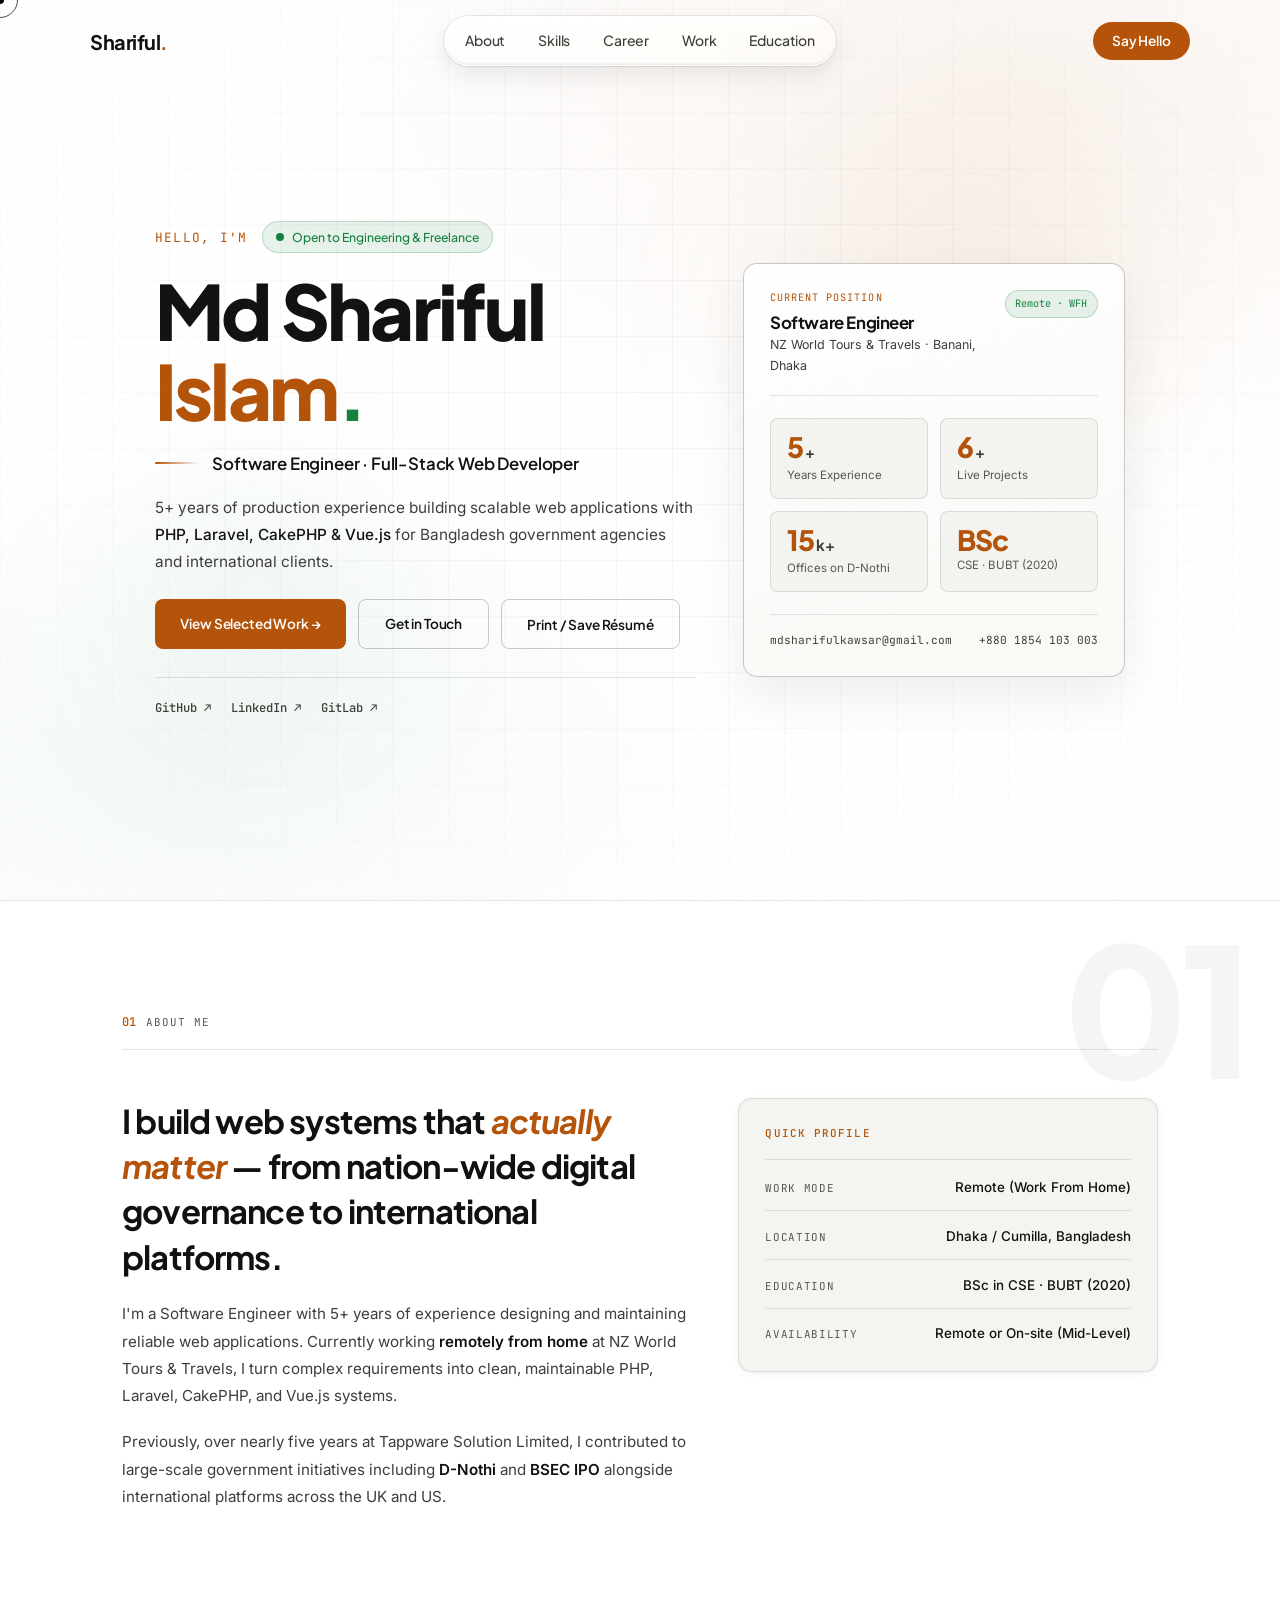
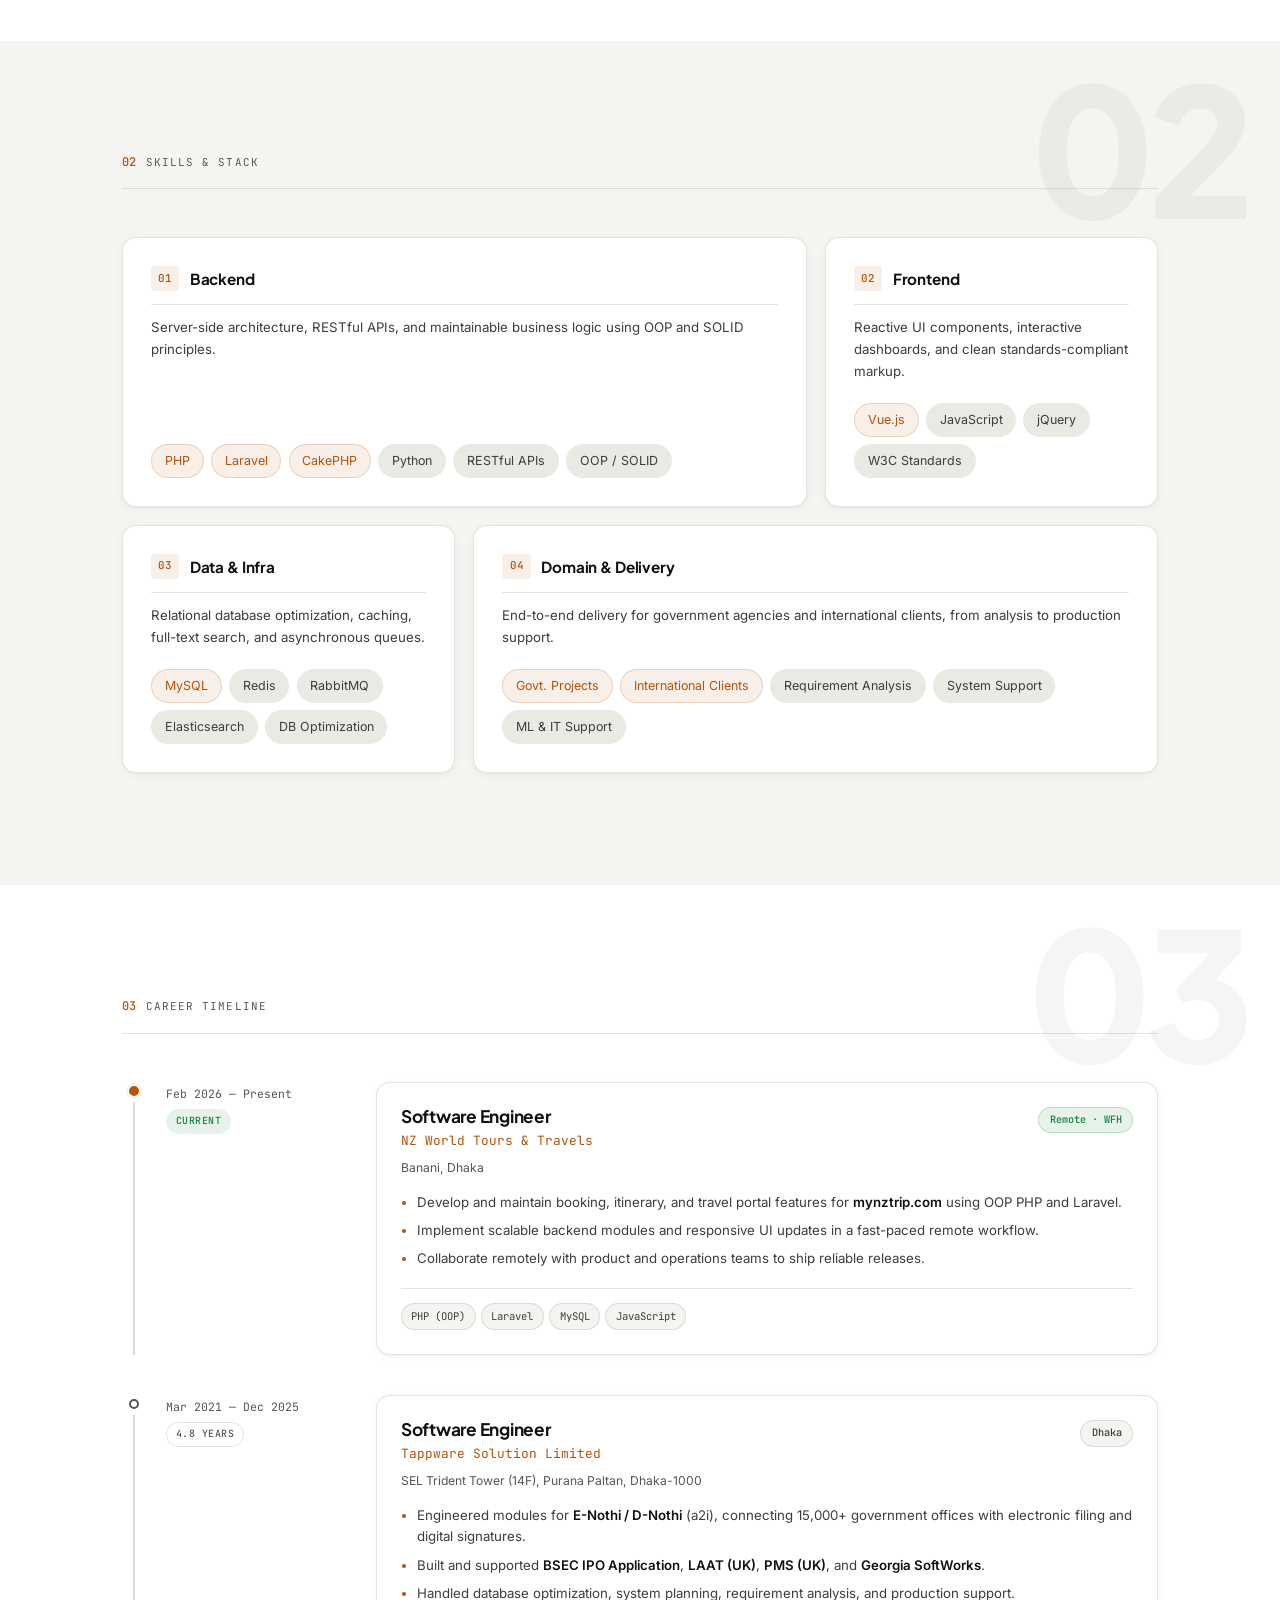
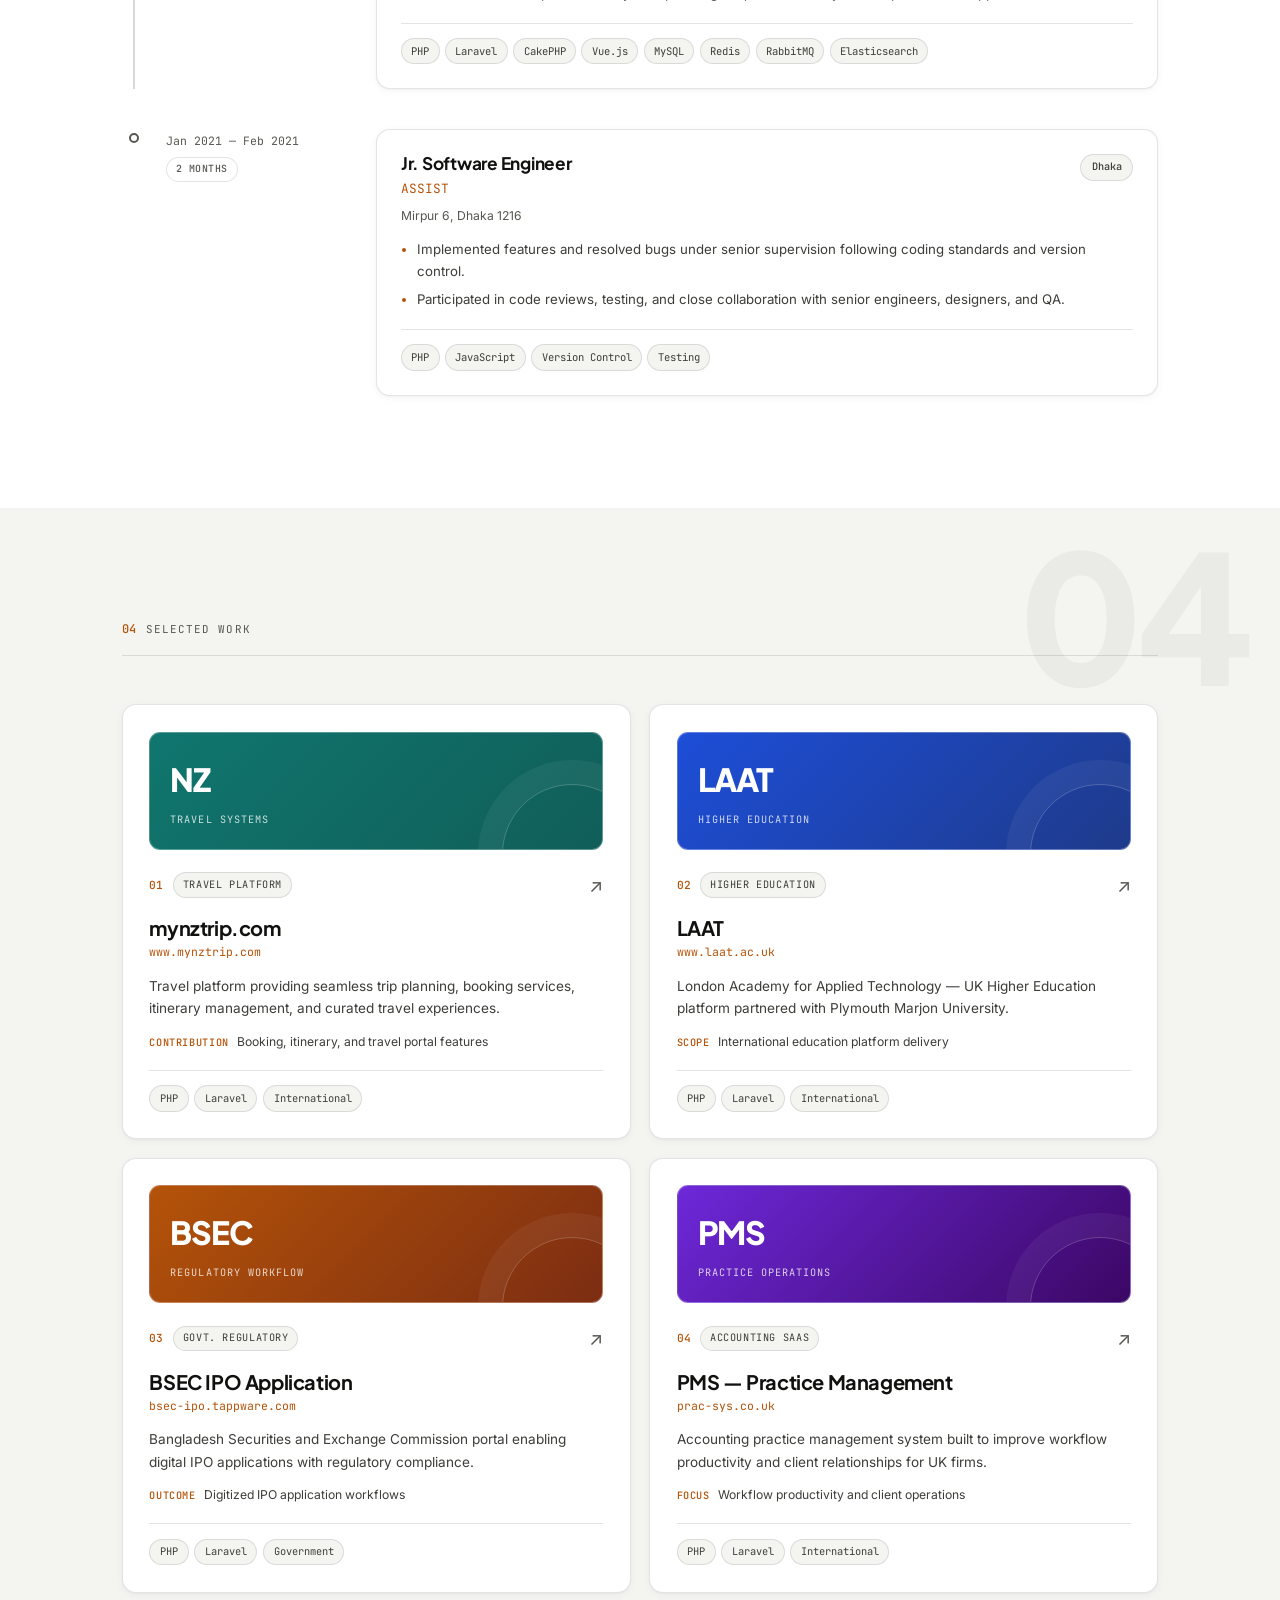
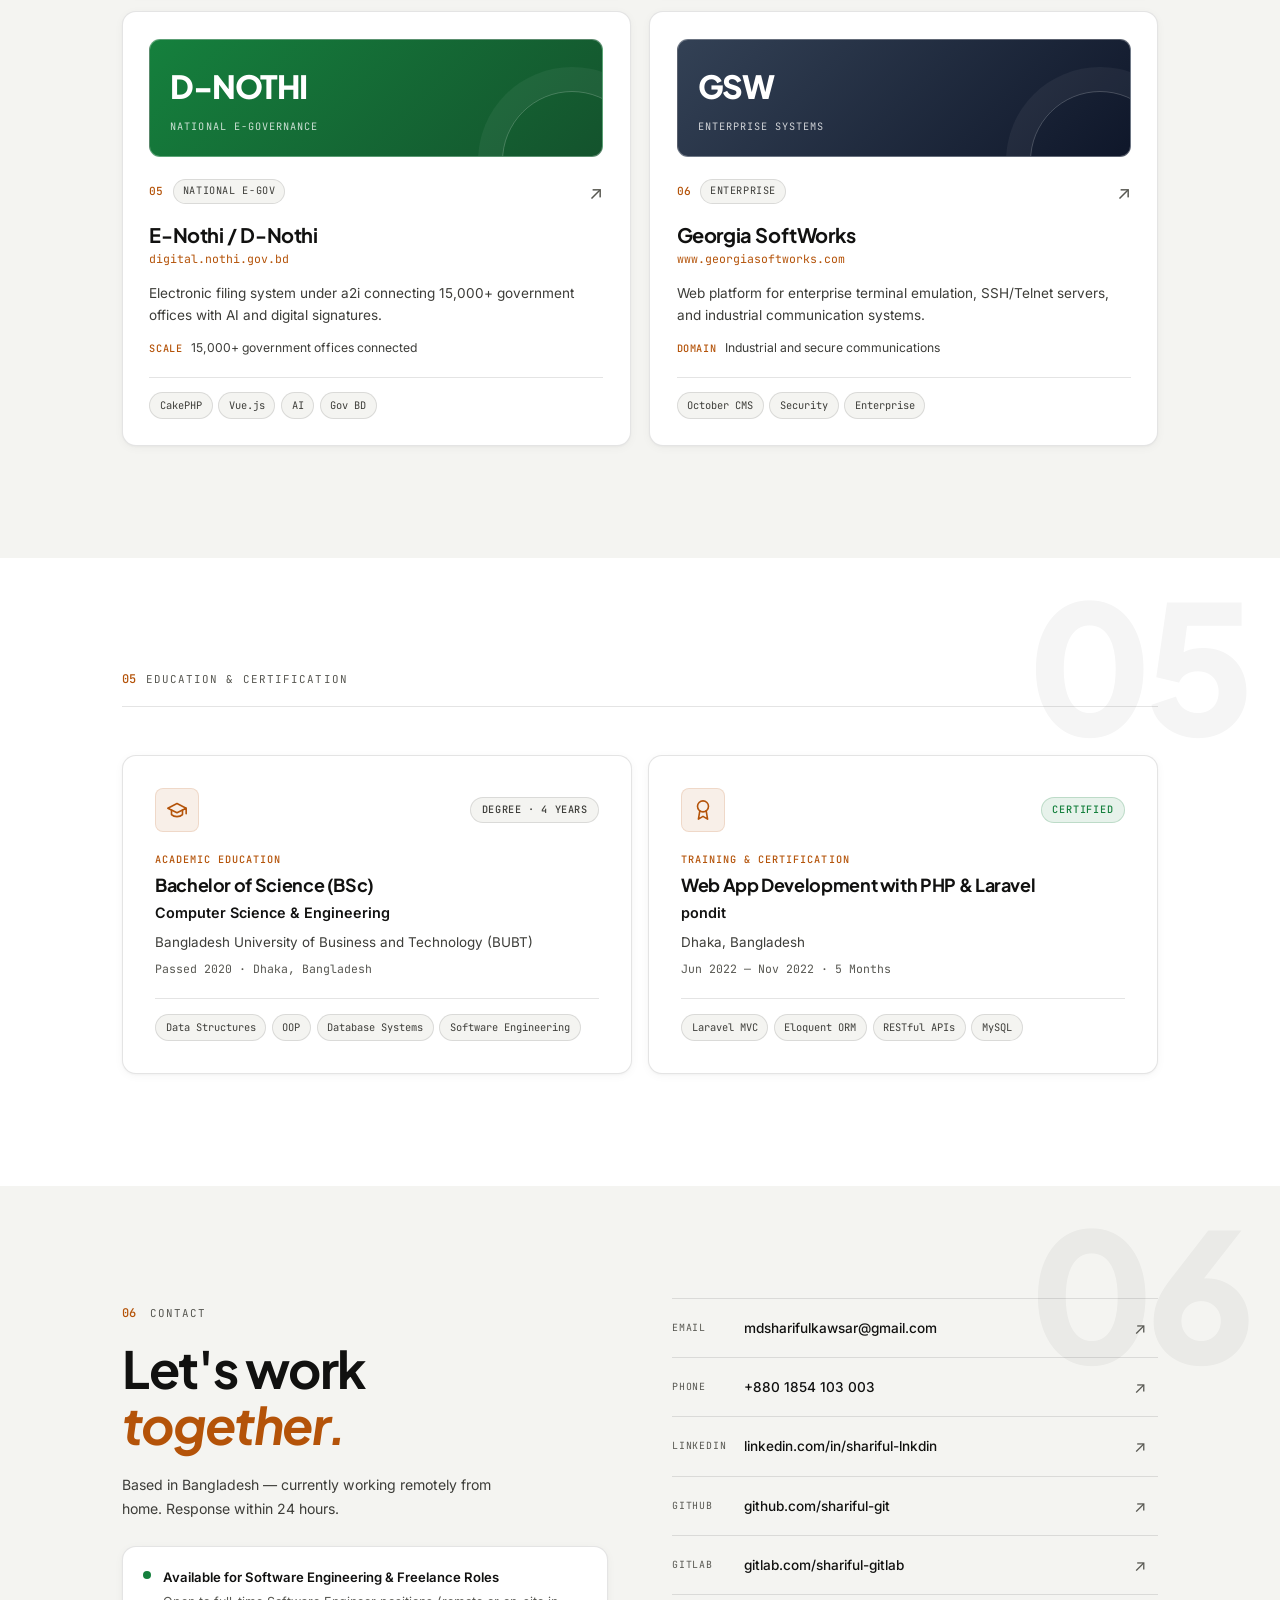
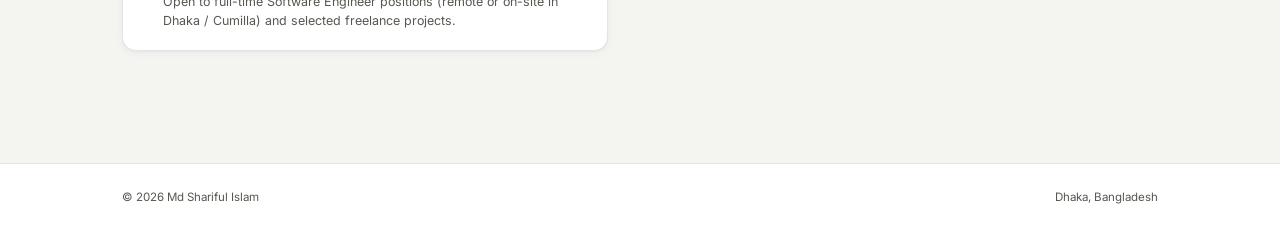
<file: index.html>
<!DOCTYPE html>
<html lang="en">

<head>
  <meta charset="UTF-8" />
  <meta name="viewport" content="width=device-width, initial-scale=1.0" />
  <title>Md Shariful Islam — Software Engineer (PHP, Laravel, CakePHP &amp; Vue.js)</title>
  <meta name="description" content="Md Shariful Islam is a Software Engineer with 5+ years of experience building scalable web applications using PHP, Laravel, CakePHP, and Vue.js for government agencies and international clients." />
  <meta name="keywords" content="Md Shariful Islam, Software Engineer, PHP Developer, Laravel Developer, CakePHP, Vue.js, Full-Stack Developer, Remote Software Engineer, Bangladesh" />
  <meta name="author" content="Md Shariful Islam" />
  <meta name="robots" content="index, follow" />
  <meta name="theme-color" content="#FFFFFF" />
  <meta name="color-scheme" content="light" />

  <!-- Open Graph / Social -->
  <meta property="og:type" content="website" />
  <meta property="og:title" content="Md Shariful Islam — Software Engineer" />
  <meta property="og:description" content="5+ years of production experience building scalable web applications with PHP, Laravel, CakePHP &amp; Vue.js." />
  <meta property="og:site_name" content="Md Shariful Islam" />
  <meta property="og:locale" content="en_US" />
  <meta name="twitter:card" content="summary" />
  <meta name="twitter:title" content="Md Shariful Islam — Software Engineer" />
  <meta name="twitter:description" content="Software Engineer specializing in PHP, Laravel, CakePHP, Vue.js, and scalable web architectures." />

  <!-- Inline SVG Favicon -->
  <link rel="icon" type="image/svg+xml" href="data:image/svg+xml,%3Csvg xmlns='http://www.w3.org/2000/svg' viewBox='0 0 64 64'%3E%3Crect width='64' height='64' rx='14' fill='%23111110'/%3E%3Ctext x='50%25' y='55%25' dominant-baseline='middle' text-anchor='middle' font-family='sans-serif' font-weight='800' font-size='34' fill='%23FFFFFF'%3ES%3Ctspan fill='%23B45309'%3E.%3C/tspan%3E%3C/text%3E%3C/svg%3E" />

  <link rel="preconnect" href="https://fonts.googleapis.com">
  <link rel="preconnect" href="https://fonts.gstatic.com" crossorigin>
  <link href="https://fonts.googleapis.com/css2?family=Plus+Jakarta+Sans:ital,wght@0,400;0,500;0,600;0,700;0,800;1,600;1,700&family=Inter:wght@300;400;500;600&family=JetBrains+Mono:wght@400;500&display=swap" rel="stylesheet">
  <link rel="stylesheet" href="style.css">
  <noscript><style>.reveal,.anim-hero{opacity:1!important;transform:none!important;}</style></noscript>

  <script type="application/ld+json">
    {
      "@context": "https://schema.org",
      "@type": "Person",
      "name": "Md Shariful Islam",
      "jobTitle": "Software Engineer",
      "email": "mailto:mdsharifulkawsar@gmail.com",
      "telephone": "+8801854103003",
      "address": {
        "@type": "PostalAddress",
        "addressLocality": "Dhaka",
        "addressCountry": "BD"
      },
      "alumniOf": {
        "@type": "CollegeOrUniversity",
        "name": "Bangladesh University of Business and Technology"
      },
      "sameAs": [
        "https://github.com/shariful-git",
        "https://www.linkedin.com/in/shariful-lnkdin/",
        "https://gitlab.com/shariful-gitlab"
      ],
      "knowsAbout": ["PHP", "Laravel", "CakePHP", "Vue.js", "MySQL", "Redis", "RabbitMQ", "Elasticsearch", "RESTful APIs"]
    }
  </script>
</head>

<body>
  <a href="#main" class="skip-link">Skip to main content</a>

  <!-- Custom Cursor -->
  <div class="cursor" id="cursor" aria-hidden="true"></div>
  <div class="cursor-follower" id="cursorFollower" aria-hidden="true"></div>

  <!-- Navigation -->
  <nav id="navbar" aria-label="Primary navigation">
    <div class="nav-inner">
      <a href="#home" class="nav-brand" data-hover>Shariful<span>.</span></a>
      <ul class="nav-links" id="navLinks">
        <li class="nav-liquid-pill" id="navLiquidPill" aria-hidden="true"></li>
        <li><a href="#about" data-nav data-hover>About</a></li>
        <li><a href="#skills" data-nav data-hover>Skills</a></li>
        <li><a href="#experience" data-nav data-hover>Career</a></li>
        <li><a href="#projects" data-nav data-hover>Work</a></li>
        <li><a href="#education" data-nav data-hover>Education</a></li>
        <li class="nav-contact-item"><a href="#contact" data-nav data-hover>Contact</a></li>
      </ul>
      <div class="nav-right">
        <a href="#contact" class="nav-cta" data-nav data-hover>Say Hello</a>
        <button class="hamburger" id="hamburger" aria-label="Toggle navigation menu" aria-expanded="false" aria-controls="mobNav">
          <span></span><span></span>
        </button>
      </div>
    </div>
  </nav>

  <!-- Mobile Nav -->
  <div class="mob-nav" id="mobNav" aria-label="Mobile navigation" aria-hidden="true" inert>
    <div class="mob-nav__inner">
      <ul class="mob-nav__links">
        <li><a href="#about">About</a></li>
        <li><a href="#skills">Skills</a></li>
        <li><a href="#experience">Career</a></li>
        <li><a href="#projects">Work</a></li>
        <li><a href="#education">Education</a></li>
        <li><a href="#contact">Say Hello</a></li>
      </ul>
      <div class="mob-nav__foot">
        <a href="mailto:mdsharifulkawsar@gmail.com">mdsharifulkawsar@gmail.com</a>
        <a href="tel:+8801854103003">+880 1854 103 003</a>
      </div>
    </div>
  </div>

  <!-- ======================== HERO ======================== -->
  <header class="hero" id="home">
    <div class="hero__blob hero__blob--1"></div>
    <div class="hero__blob hero__blob--2"></div>

    <div class="wrap hero__grid">
      <div class="hero__content">
        <div class="hero__top-meta anim-hero" data-delay="0">
          <span class="hero__greeting">Hello, I'm</span>
          <span class="hero__avail-pill">
            <span class="status-dot"></span>
            Open to Engineering &amp; Freelance
          </span>
        </div>

        <h1 class="hero__name">
          <span class="hero__name-line anim-hero" data-delay="1">Md Shariful</span>
          <span class="hero__name-line hero__name-accent anim-hero" data-delay="2">Islam<span class="hero__period">.</span></span>
        </h1>

        <div class="hero__role-row anim-hero" data-delay="3">
          <span class="hero__divider"></span>
          <p class="hero__role">Software Engineer · Full-Stack Web Developer</p>
        </div>

        <p class="hero__desc anim-hero" data-delay="4">
          5+ years of production experience building scalable web applications with <strong>PHP, Laravel, CakePHP &amp; Vue.js</strong> for Bangladesh government agencies and international clients.
        </p>

        <div class="hero__actions anim-hero" data-delay="5">
          <a href="#projects" class="btn btn--primary" data-hover>View Selected Work →</a>
          <a href="#contact" class="btn btn--ghost" data-hover>Get in Touch</a>
          <button type="button" class="btn btn--ghost" id="printResume" data-hover>Print / Save Résumé</button>
        </div>

        <div class="hero__socials anim-hero" data-delay="6">
          <a href="https://github.com/shariful-git" target="_blank" rel="noopener noreferrer" data-hover>GitHub ↗</a>
          <a href="https://www.linkedin.com/in/shariful-lnkdin/" target="_blank" rel="noopener noreferrer" data-hover>LinkedIn ↗</a>
          <a href="https://gitlab.com/shariful-gitlab" target="_blank" rel="noopener noreferrer" data-hover>GitLab ↗</a>
        </div>
      </div>

      <aside class="hero__panel anim-hero" data-delay="4">
        <div class="hero__panel-head">
          <div>
            <span class="hero__panel-eyebrow">Current Position</span>
            <h2 class="hero__panel-role">Software Engineer</h2>
            <p class="hero__panel-company">NZ World Tours &amp; Travels · Banani, Dhaka</p>
          </div>
          <span class="hero__panel-loc hero__panel-loc--remote">Remote · WFH</span>
        </div>

        <div class="hero__metrics">
          <div class="hero__metric">
            <div class="hero__metric-val"><span class="hero__stat-num" data-count="5">0</span><span class="hero__stat-plus">+</span></div>
            <div class="hero__metric-label">Years Experience</div>
          </div>
          <div class="hero__metric">
            <div class="hero__metric-val"><span class="hero__stat-num" data-count="6">0</span><span class="hero__stat-plus">+</span></div>
            <div class="hero__metric-label">Live Projects</div>
          </div>
          <div class="hero__metric">
            <div class="hero__metric-val"><span class="hero__stat-num" data-count="15">0</span><span class="hero__stat-plus">k+</span></div>
            <div class="hero__metric-label">Offices on D-Nothi</div>
          </div>
          <div class="hero__metric">
            <div class="hero__metric-val"><span class="hero__stat-num">BSc</span></div>
            <div class="hero__metric-label">CSE · BUBT (2020)</div>
          </div>
        </div>

        <div class="hero__panel-foot">
          <a href="mailto:mdsharifulkawsar@gmail.com" data-hover>mdsharifulkawsar@gmail.com</a>
          <a href="tel:+8801854103003" data-hover>+880 1854 103 003</a>
        </div>
      </aside>
    </div>
  </header>

  <!-- ======================== MAIN CONTENT ======================== -->
  <main id="main">
  <!-- ======================== ABOUT ======================== -->
  <section class="about" id="about">
    <span class="section__bg-num" aria-hidden="true">01</span>
    <div class="wrap">
      <div class="section__head reveal">
        <span class="eyebrow-num">01</span>
        <span class="eyebrow-text">About Me</span>
      </div>

      <div class="about__grid">
        <div class="about__body reveal">
          <h2 class="about__heading">I build web systems that <em>actually matter</em> — from nation-wide digital governance to international platforms.</h2>
          <p class="about__text">
            I'm a Software Engineer with 5+ years of experience designing and maintaining reliable web applications. Currently working <strong>remotely from home</strong> at NZ World Tours &amp; Travels, I turn complex requirements into clean, maintainable PHP, Laravel, CakePHP, and Vue.js systems.
          </p>
          <p class="about__text">
            Previously, over nearly five years at Tappware Solution Limited, I contributed to large-scale government initiatives including <strong>D-Nothi</strong> and <strong>BSEC IPO</strong> alongside international platforms across the UK and US.
          </p>
        </div>

        <aside class="about__card reveal">
          <div class="about__card-head">
            <span class="about__card-eyebrow">Quick Profile</span>
          </div>
          <dl class="about__facts">
            <div class="about__fact">
              <dt>Work Mode</dt>
              <dd>Remote (Work From Home)</dd>
            </div>
            <div class="about__fact">
              <dt>Location</dt>
              <dd>Dhaka / Cumilla, Bangladesh</dd>
            </div>
            <div class="about__fact">
              <dt>Education</dt>
              <dd>BSc in CSE · BUBT (2020)</dd>
            </div>
            <div class="about__fact">
              <dt>Availability</dt>
              <dd>Remote or On-site (Mid-Level)</dd>
            </div>
          </dl>
        </aside>
      </div>
    </div>
  </section>

  <!-- ======================== SKILLS ======================== -->
  <section class="skills" id="skills">
    <span class="section__bg-num" aria-hidden="true">02</span>
    <div class="wrap">
      <div class="section__head reveal">
        <span class="eyebrow-num">02</span>
        <span class="eyebrow-text">Skills &amp; Stack</span>
      </div>

      <div class="bento">
        <div class="bento__cell bento__cell--wide reveal" data-hover>
          <div class="bento__head">
            <span class="bento__num">01</span>
            <h3 class="bento__title">Backend</h3>
          </div>
          <p class="bento__desc">Server-side architecture, RESTful APIs, and maintainable business logic using OOP and SOLID principles.</p>
          <div class="bento__tags">
            <span class="tag tag--hot" data-hover>PHP</span>
            <span class="tag tag--hot" data-hover>Laravel</span>
            <span class="tag tag--hot" data-hover>CakePHP</span>
            <span class="tag" data-hover>Python</span>
            <span class="tag" data-hover>RESTful APIs</span>
            <span class="tag" data-hover>OOP / SOLID</span>
          </div>
        </div>

        <div class="bento__cell reveal" data-hover>
          <div class="bento__head">
            <span class="bento__num">02</span>
            <h3 class="bento__title">Frontend</h3>
          </div>
          <p class="bento__desc">Reactive UI components, interactive dashboards, and clean standards-compliant markup.</p>
          <div class="bento__tags">
            <span class="tag tag--hot" data-hover>Vue.js</span>
            <span class="tag" data-hover>JavaScript</span>
            <span class="tag" data-hover>jQuery</span>
            <span class="tag" data-hover>W3C Standards</span>
          </div>
        </div>

        <div class="bento__cell reveal" data-hover>
          <div class="bento__head">
            <span class="bento__num">03</span>
            <h3 class="bento__title">Data &amp; Infra</h3>
          </div>
          <p class="bento__desc">Relational database optimization, caching, full-text search, and asynchronous queues.</p>
          <div class="bento__tags">
            <span class="tag tag--hot" data-hover>MySQL</span>
            <span class="tag" data-hover>Redis</span>
            <span class="tag" data-hover>RabbitMQ</span>
            <span class="tag" data-hover>Elasticsearch</span>
            <span class="tag" data-hover>DB Optimization</span>
          </div>
        </div>

        <div class="bento__cell bento__cell--wide reveal" data-hover>
          <div class="bento__head">
            <span class="bento__num">04</span>
            <h3 class="bento__title">Domain &amp; Delivery</h3>
          </div>
          <p class="bento__desc">End-to-end delivery for government agencies and international clients, from analysis to production support.</p>
          <div class="bento__tags">
            <span class="tag tag--hot" data-hover>Govt. Projects</span>
            <span class="tag tag--hot" data-hover>International Clients</span>
            <span class="tag" data-hover>Requirement Analysis</span>
            <span class="tag" data-hover>System Support</span>
            <span class="tag" data-hover>ML &amp; IT Support</span>
          </div>
        </div>
      </div>
    </div>
  </section>

  <!-- ======================== EXPERIENCE ======================== -->
  <section class="experience" id="experience">
    <span class="section__bg-num" aria-hidden="true">03</span>
    <div class="wrap">
      <div class="section__head reveal">
        <span class="eyebrow-num">03</span>
        <span class="eyebrow-text">Career Timeline</span>
      </div>

      <div class="tl">
        <article class="tl__item reveal">
          <div class="tl__marker"><div class="tl__dot tl__dot--active"></div><div class="tl__line"></div></div>
          <div class="tl__meta">
            <span class="tl__date">Feb 2026 — Present</span>
            <span class="tl__badge tl__badge--live">Current</span>
          </div>
          <div class="tl__card" data-hover>
            <div class="tl__card-head">
              <div>
                <h3 class="tl__role">Software Engineer</h3>
                <p class="tl__company">NZ World Tours &amp; Travels</p>
              </div>
              <span class="tl__mode tl__mode--remote">Remote · WFH</span>
            </div>
            <p class="tl__loc">Banani, Dhaka</p>
            <ul class="tl__points">
              <li>Develop and maintain booking, itinerary, and travel portal features for <strong>mynztrip.com</strong> using OOP PHP and Laravel.</li>
              <li>Implement scalable backend modules and responsive UI updates in a fast-paced remote workflow.</li>
              <li>Collaborate remotely with product and operations teams to ship reliable releases.</li>
            </ul>
            <div class="tl__tech">
              <span>PHP (OOP)</span><span>Laravel</span><span>MySQL</span><span>JavaScript</span>
            </div>
          </div>
        </article>

        <article class="tl__item reveal">
          <div class="tl__marker"><div class="tl__dot"></div><div class="tl__line"></div></div>
          <div class="tl__meta">
            <span class="tl__date">Mar 2021 — Dec 2025</span>
            <span class="tl__badge">4.8 Years</span>
          </div>
          <div class="tl__card" data-hover>
            <div class="tl__card-head">
              <div>
                <h3 class="tl__role">Software Engineer</h3>
                <p class="tl__company">Tappware Solution Limited</p>
              </div>
              <span class="tl__mode">Dhaka</span>
            </div>
            <p class="tl__loc">SEL Trident Tower (14F), Purana Paltan, Dhaka-1000</p>
            <ul class="tl__points">
              <li>Engineered modules for <strong>E-Nothi / D-Nothi</strong> (a2i), connecting 15,000+ government offices with electronic filing and digital signatures.</li>
              <li>Built and supported <strong>BSEC IPO Application</strong>, <strong>LAAT (UK)</strong>, <strong>PMS (UK)</strong>, and <strong>Georgia SoftWorks</strong>.</li>
              <li>Handled database optimization, system planning, requirement analysis, and production support.</li>
            </ul>
            <div class="tl__tech">
              <span>PHP</span><span>Laravel</span><span>CakePHP</span><span>Vue.js</span><span>MySQL</span><span>Redis</span><span>RabbitMQ</span><span>Elasticsearch</span>
            </div>
          </div>
        </article>

        <article class="tl__item reveal">
          <div class="tl__marker"><div class="tl__dot"></div></div>
          <div class="tl__meta">
            <span class="tl__date">Jan 2021 — Feb 2021</span>
            <span class="tl__badge">2 Months</span>
          </div>
          <div class="tl__card" data-hover>
            <div class="tl__card-head">
              <div>
                <h3 class="tl__role">Jr. Software Engineer</h3>
                <p class="tl__company">ASSIST</p>
              </div>
              <span class="tl__mode">Dhaka</span>
            </div>
            <p class="tl__loc">Mirpur 6, Dhaka 1216</p>
            <ul class="tl__points">
              <li>Implemented features and resolved bugs under senior supervision following coding standards and version control.</li>
              <li>Participated in code reviews, testing, and close collaboration with senior engineers, designers, and QA.</li>
            </ul>
            <div class="tl__tech">
              <span>PHP</span><span>JavaScript</span><span>Version Control</span><span>Testing</span>
            </div>
          </div>
        </article>
      </div>
    </div>
  </section>

  <!-- ======================== PROJECTS ======================== -->
  <section class="projects" id="projects">
    <span class="section__bg-num" aria-hidden="true">04</span>
    <div class="wrap">
      <div class="section__head reveal">
        <span class="eyebrow-num">04</span>
        <span class="eyebrow-text">Selected Work</span>
      </div>

      <div class="proj-grid">
        <a href="https://www.mynztrip.com" target="_blank" rel="noopener noreferrer" class="proj-card reveal" data-hover>
          <div class="proj-card__visual proj-card__visual--travel" aria-hidden="true"><span>NZ</span><small>Travel systems</small></div>
          <div class="proj-card__top">
            <span class="proj-card__num">01</span>
            <span class="proj-card__cat">Travel Platform</span>
            <span class="proj-card__arrow">↗</span>
          </div>
          <h3 class="proj-card__name">mynztrip.com</h3>
          <p class="proj-card__url">www.mynztrip.com</p>
          <p class="proj-card__desc">Travel platform providing seamless trip planning, booking services, itinerary management, and curated travel experiences.</p>
          <p class="proj-card__impact"><strong>Contribution</strong> Booking, itinerary, and travel portal features</p>
          <div class="proj-card__tags">
            <span>PHP</span><span>Laravel</span><span>International</span>
          </div>
        </a>

        <a href="https://www.laat.ac.uk" target="_blank" rel="noopener noreferrer" class="proj-card reveal" data-hover>
          <div class="proj-card__visual proj-card__visual--education" aria-hidden="true"><span>LAAT</span><small>Higher education</small></div>
          <div class="proj-card__top">
            <span class="proj-card__num">02</span>
            <span class="proj-card__cat">Higher Education</span>
            <span class="proj-card__arrow">↗</span>
          </div>
          <h3 class="proj-card__name">LAAT</h3>
          <p class="proj-card__url">www.laat.ac.uk</p>
          <p class="proj-card__desc">London Academy for Applied Technology — UK Higher Education platform partnered with Plymouth Marjon University.</p>
          <p class="proj-card__impact"><strong>Scope</strong> International education platform delivery</p>
          <div class="proj-card__tags">
            <span>PHP</span><span>Laravel</span><span>International</span>
          </div>
        </a>

        <a href="https://bsec-ipo.tappware.com" target="_blank" rel="noopener noreferrer" class="proj-card reveal" data-hover>
          <div class="proj-card__visual proj-card__visual--regulatory" aria-hidden="true"><span>BSEC</span><small>Regulatory workflow</small></div>
          <div class="proj-card__top">
            <span class="proj-card__num">03</span>
            <span class="proj-card__cat">Govt. Regulatory</span>
            <span class="proj-card__arrow">↗</span>
          </div>
          <h3 class="proj-card__name">BSEC IPO Application</h3>
          <p class="proj-card__url">bsec-ipo.tappware.com</p>
          <p class="proj-card__desc">Bangladesh Securities and Exchange Commission portal enabling digital IPO applications with regulatory compliance.</p>
          <p class="proj-card__impact"><strong>Outcome</strong> Digitized IPO application workflows</p>
          <div class="proj-card__tags">
            <span>PHP</span><span>Laravel</span><span>Government</span>
          </div>
        </a>

        <a href="https://prac-sys.co.uk" target="_blank" rel="noopener noreferrer" class="proj-card reveal" data-hover>
          <div class="proj-card__visual proj-card__visual--saas" aria-hidden="true"><span>PMS</span><small>Practice operations</small></div>
          <div class="proj-card__top">
            <span class="proj-card__num">04</span>
            <span class="proj-card__cat">Accounting SaaS</span>
            <span class="proj-card__arrow">↗</span>
          </div>
          <h3 class="proj-card__name">PMS — Practice Management</h3>
          <p class="proj-card__url">prac-sys.co.uk</p>
          <p class="proj-card__desc">Accounting practice management system built to improve workflow productivity and client relationships for UK firms.</p>
          <p class="proj-card__impact"><strong>Focus</strong> Workflow productivity and client operations</p>
          <div class="proj-card__tags">
            <span>PHP</span><span>Laravel</span><span>International</span>
          </div>
        </a>

        <a href="https://digital.nothi.gov.bd" target="_blank" rel="noopener noreferrer" class="proj-card reveal" data-hover>
          <div class="proj-card__visual proj-card__visual--government" aria-hidden="true"><span>D-NOTHI</span><small>National e-governance</small></div>
          <div class="proj-card__top">
            <span class="proj-card__num">05</span>
            <span class="proj-card__cat">National e-Gov</span>
            <span class="proj-card__arrow">↗</span>
          </div>
          <h3 class="proj-card__name">E-Nothi / D-Nothi</h3>
          <p class="proj-card__url">digital.nothi.gov.bd</p>
          <p class="proj-card__desc">Electronic filing system under a2i connecting 15,000+ government offices with AI and digital signatures.</p>
          <p class="proj-card__impact"><strong>Scale</strong> 15,000+ government offices connected</p>
          <div class="proj-card__tags">
            <span>CakePHP</span><span>Vue.js</span><span>AI</span><span>Gov BD</span>
          </div>
        </a>

        <a href="https://www.georgiasoftworks.com" target="_blank" rel="noopener noreferrer" class="proj-card reveal" data-hover>
          <div class="proj-card__visual proj-card__visual--enterprise" aria-hidden="true"><span>GSW</span><small>Enterprise systems</small></div>
          <div class="proj-card__top">
            <span class="proj-card__num">06</span>
            <span class="proj-card__cat">Enterprise</span>
            <span class="proj-card__arrow">↗</span>
          </div>
          <h3 class="proj-card__name">Georgia SoftWorks</h3>
          <p class="proj-card__url">www.georgiasoftworks.com</p>
          <p class="proj-card__desc">Web platform for enterprise terminal emulation, SSH/Telnet servers, and industrial communication systems.</p>
          <p class="proj-card__impact"><strong>Domain</strong> Industrial and secure communications</p>
          <div class="proj-card__tags">
            <span>October CMS</span><span>Security</span><span>Enterprise</span>
          </div>
        </a>
      </div>
    </div>
  </section>

  <!-- ======================== EDUCATION ======================== -->
  <section class="education" id="education">
    <span class="section__bg-num" aria-hidden="true">05</span>
    <div class="wrap">
      <div class="section__head reveal">
        <span class="eyebrow-num">05</span>
        <span class="eyebrow-text">Education &amp; Certification</span>
      </div>
      <div class="edu-grid">
        <article class="edu reveal" data-hover>
          <div class="edu__top">
            <div class="edu__icon" aria-hidden="true">
              <svg width="22" height="22" viewBox="0 0 24 24" fill="none" stroke="currentColor" stroke-width="1.75" stroke-linecap="round" stroke-linejoin="round">
                <path d="M22 10v6M2 10l10-5 10 5-10 5z"/>
                <path d="M6 12v5c3 3 9 3 12 0v-5"/>
              </svg>
            </div>
            <span class="edu__badge">Degree · 4 Years</span>
          </div>
          <span class="edu__type">Academic Education</span>
          <h3 class="edu__title">Bachelor of Science (BSc)</h3>
          <p class="edu__field">Computer Science &amp; Engineering</p>
          <p class="edu__inst">Bangladesh University of Business and Technology (BUBT)</p>
          <p class="edu__year">Passed 2020 · Dhaka, Bangladesh</p>
          <div class="edu__tags">
            <span>Data Structures</span>
            <span>OOP</span>
            <span>Database Systems</span>
            <span>Software Engineering</span>
          </div>
        </article>

        <article class="edu reveal" data-hover>
          <div class="edu__top">
            <div class="edu__icon" aria-hidden="true">
              <svg width="22" height="22" viewBox="0 0 24 24" fill="none" stroke="currentColor" stroke-width="1.75" stroke-linecap="round" stroke-linejoin="round">
                <circle cx="12" cy="8" r="6"/>
                <path d="M15.477 12.89 17 22l-5-3-5 3 1.523-9.11"/>
              </svg>
            </div>
            <span class="edu__cert">Certified</span>
          </div>
          <span class="edu__type">Training &amp; Certification</span>
          <h3 class="edu__title">Web App Development with PHP &amp; Laravel</h3>
          <p class="edu__field">pondit</p>
          <p class="edu__inst">Dhaka, Bangladesh</p>
          <p class="edu__year">Jun 2022 — Nov 2022 · 5 Months</p>
          <div class="edu__tags">
            <span>Laravel MVC</span>
            <span>Eloquent ORM</span>
            <span>RESTful APIs</span>
            <span>MySQL</span>
          </div>
        </article>
      </div>
    </div>
  </section>

  <!-- ======================== CONTACT ======================== -->
  <section class="contact" id="contact">
    <span class="section__bg-num" aria-hidden="true">06</span>
    <div class="wrap">
      <div class="contact__layout">
        <div class="contact__left reveal">
          <span class="eyebrow-num">06</span>
          <span class="eyebrow-text">Contact</span>
          <h2 class="contact__heading">Let's work<br><em>together.</em></h2>
          <p class="contact__note">Based in Bangladesh — currently working remotely from home. Response within 24 hours.</p>
          <div class="contact__avail">
            <span class="status-dot"></span>
            <div>
              <strong>Available for Software Engineering &amp; Freelance Roles</strong>
              <p>Open to full-time Software Engineer positions (remote or on-site in Dhaka / Cumilla) and selected freelance projects.</p>
            </div>
          </div>
        </div>

        <div class="contact__right reveal">
          <a href="mailto:mdsharifulkawsar@gmail.com" class="ch-link" data-hover>
            <span class="ch-link__label">Email</span>
            <span class="ch-link__val">mdsharifulkawsar@gmail.com</span>
            <span class="ch-link__arrow">↗</span>
          </a>
          <a href="tel:+8801854103003" class="ch-link" data-hover>
            <span class="ch-link__label">Phone</span>
            <span class="ch-link__val">+880 1854 103 003</span>
            <span class="ch-link__arrow">↗</span>
          </a>
          <a href="https://www.linkedin.com/in/shariful-lnkdin/" target="_blank" rel="noopener noreferrer" class="ch-link" data-hover>
            <span class="ch-link__label">LinkedIn</span>
            <span class="ch-link__val">linkedin.com/in/shariful-lnkdin</span>
            <span class="ch-link__arrow">↗</span>
          </a>
          <a href="https://github.com/shariful-git" target="_blank" rel="noopener noreferrer" class="ch-link" data-hover>
            <span class="ch-link__label">GitHub</span>
            <span class="ch-link__val">github.com/shariful-git</span>
            <span class="ch-link__arrow">↗</span>
          </a>
          <a href="https://gitlab.com/shariful-gitlab" target="_blank" rel="noopener noreferrer" class="ch-link" data-hover>
            <span class="ch-link__label">GitLab</span>
            <span class="ch-link__val">gitlab.com/shariful-gitlab</span>
            <span class="ch-link__arrow">↗</span>
          </a>
        </div>
      </div>
    </div>
  </section>
  </main>

  <!-- Footer -->
  <footer>
    <div class="wrap footer__inner">
      <p>&copy; 2026 Md Shariful Islam</p>
      <p>Dhaka, Bangladesh</p>
    </div>
  </footer>

  <script src="script.js" defer></script>
</body>

</html>
</file>
<file: style.css>
/* =============================================
   RESET & TOKENS
   ============================================= */
*, *::before, *::after { box-sizing: border-box; margin: 0; padding: 0; }

:root {
  --bg:          #FFFFFF;
  --bg-raised:   #F4F4F1;
  --bg-card:     #FFFFFF;
  --bg-hover:    #EAEAE4;
  --text:        #111110;
  --text-dim:    #3D3D39;
  --text-faint:  #575751;
  --accent:      #B45309;
  --accent-glow: rgba(180,83,9,0.09);
  --accent-mid:  rgba(180,83,9,0.18);
  --green:       #15803D;
  --green-dim:   rgba(21,128,61,0.1);
  --border:      rgba(17,17,16,0.11);
  --border-h:    rgba(17,17,16,0.22);
  --shadow-card: 0 2px 10px rgba(17,17,16,0.04), 0 1px 2px rgba(17,17,16,0.03);
  --r:           8px;
  --r-lg:        14px;
  --ease:        cubic-bezier(.25,0,.1,1);
}

html { scroll-behavior: smooth; }

body {
  background: var(--bg);
  color: var(--text);
  font-family: 'Inter', -apple-system, BlinkMacSystemFont, 'Segoe UI', sans-serif;
  font-weight: 400;
  line-height: 1.65;
  overflow-x: hidden;
  -webkit-font-smoothing: antialiased;
}

::selection {
  background: var(--accent);
  color: var(--bg);
}

/* Scrollbar */
::-webkit-scrollbar { width: 6px; }
::-webkit-scrollbar-track { background: var(--bg); }
::-webkit-scrollbar-thumb { background: var(--text-faint); border-radius: 3px; }

/* Grain overlay */
body::after {
  content: '';
  position: fixed;
  inset: 0;
  background-image: url("data:image/svg+xml,%3Csvg viewBox='0 0 256 256' xmlns='http://www.w3.org/2000/svg'%3E%3Cfilter id='n'%3E%3CfeTurbulence type='fractalNoise' baseFrequency='0.9' numOctaves='4' stitchTiles='stitch'/%3E%3C/filter%3E%3Crect width='100%25' height='100%25' filter='url(%23n)' opacity='0.02'/%3E%3C/svg%3E");
  background-repeat: repeat;
  background-size: 180px;
  pointer-events: none;
  z-index: 9990;
}

.wrap {
  max-width: 1100px;
  margin: 0 auto;
  padding: 0 2rem;
}

a { color: inherit; text-decoration: none; }
ul { list-style: none; }

section[id],
header[id] {
  scroll-margin-top: 84px;
}

.skip-link {
  position: fixed;
  top: -100px;
  left: 1rem;
  z-index: 10002;
  background: var(--text);
  color: var(--bg);
  font-family: 'Plus Jakarta Sans', sans-serif;
  font-size: 0.85rem;
  font-weight: 600;
  padding: 0.65rem 1.1rem;
  border-radius: var(--r);
  transition: top 0.2s var(--ease);
}

.skip-link:focus {
  top: 1rem;
}

:focus-visible {
  outline: 2px solid var(--accent);
  outline-offset: 3px;
}

/* =============================================
   CUSTOM CURSOR
   ============================================= */
.cursor, .cursor-follower {
  display: none;
  position: fixed;
  border-radius: 50%;
  pointer-events: none;
  z-index: 10000;
  mix-blend-mode: difference;
  transition: transform 0.15s var(--ease), width 0.25s, height 0.25s;
}

.has-cursor .cursor {
  display: block;
  width: 8px;
  height: 8px;
  background: #fff;
  transform: translate(-50%, -50%);
}

.has-cursor .cursor-follower {
  display: block;
  width: 36px;
  height: 36px;
  border: 1px solid rgba(255,255,255,0.7);
  transform: translate(-50%, -50%);
}

.has-cursor .cursor-follower.hovering {
  width: 56px;
  height: 56px;
  border-color: var(--accent);
  background: rgba(180,83,9,0.08);
}

body.has-cursor { cursor: none; }
body.has-cursor a, body.has-cursor button, body.has-cursor [data-hover] { cursor: none; }

/* =============================================
   TYPOGRAPHY
   ============================================= */
h1, h2, h3 {
  font-family: 'Plus Jakarta Sans', 'Inter', -apple-system, BlinkMacSystemFont, sans-serif;
  font-weight: 700;
  line-height: 1.15;
  letter-spacing: -0.025em;
}

h2 em { font-style: italic; }

.eyebrow-num {
  font-family: 'JetBrains Mono', monospace;
  font-size: 0.75rem;
  font-weight: 500;
  color: var(--accent);
}

.eyebrow-text {
  font-family: 'JetBrains Mono', monospace;
  font-size: 0.68rem;
  color: var(--text-faint);
  text-transform: uppercase;
  letter-spacing: 0.1em;
  margin-left: 0.6rem;
}

.section__head {
  display: flex;
  align-items: center;
  margin-bottom: 3rem;
  padding-bottom: 1rem;
  border-bottom: 1px solid var(--border);
}

.section__bg-num {
  position: absolute;
  top: 1rem;
  right: 2rem;
  font-family: 'Plus Jakarta Sans', sans-serif;
  font-size: clamp(6rem, 14vw, 12rem);
  font-weight: 800;
  letter-spacing: -0.04em;
  color: rgba(17,17,16,0.045);
  line-height: 1;
  pointer-events: none;
  user-select: none;
}

/* =============================================
   NAVIGATION
   ============================================= */
nav {
  position: fixed;
  top: 0; left: 0; right: 0;
  z-index: 9999;
  display: flex;
  align-items: center;
  padding: 0 2rem;
  height: 82px;
  background: transparent;
  pointer-events: none;
  font-family: 'Plus Jakarta Sans', 'Inter', -apple-system, BlinkMacSystemFont, sans-serif;
  transition: height 0.4s var(--ease);
}

nav.scrolled {
  height: 68px;
}

.nav-inner {
  width: 100%;
  max-width: 1100px;
  margin: 0 auto;
  display: grid;
  grid-template-columns: 1fr auto 1fr;
  align-items: center;
  gap: 1rem;
}

.nav-brand {
  justify-self: start;
  pointer-events: auto;
  font-family: 'Plus Jakarta Sans', sans-serif;
  font-size: 1.25rem;
  font-weight: 700;
  letter-spacing: -0.025em;
  color: var(--text);
  transition: opacity 0.3s var(--ease), transform 0.35s var(--ease);
}
.nav-brand:hover { opacity: 0.9; }
.nav-brand span { color: var(--accent); }

nav.scrolled .nav-brand,
nav.scrolled .nav-right {
  opacity: 0;
  transform: translateY(-12px) scale(0.96);
  pointer-events: none;
}

.nav-links {
  position: relative;
  justify-self: center;
  pointer-events: auto;
  display: flex;
  align-items: center;
  gap: 0.15rem;
  padding: 5px;
  border-radius: 100px;
  background: linear-gradient(135deg, rgba(255,255,255,0.42) 0%, rgba(255,255,255,0.18) 100%);
  backdrop-filter: blur(24px) saturate(210%) contrast(1.05);
  -webkit-backdrop-filter: blur(24px) saturate(210%) contrast(1.05);
  border: 1px solid rgba(255,255,255,0.9);
  outline: 1px solid rgba(17,17,16,0.08);
  box-shadow:
    0 10px 28px rgba(17,17,16,0.08),
    0 2px 6px rgba(17,17,16,0.04),
    inset 0 1.5px 1.5px rgba(255,255,255,1),
    inset 0 -1.5px 2px rgba(17,17,16,0.08),
    inset 0 0 14px rgba(255,255,255,0.45);
  transition: transform 0.4s cubic-bezier(0.22, 1.25, 0.36, 1), box-shadow 0.4s var(--ease), background 0.4s var(--ease);
}

.nav-links::before {
  content: '';
  position: absolute;
  top: 2px;
  left: 12px;
  right: 12px;
  height: 40%;
  border-radius: 100px;
  background: linear-gradient(180deg, rgba(255,255,255,0.7) 0%, rgba(255,255,255,0) 100%);
  pointer-events: none;
  z-index: 0;
}

.nav-links:hover {
  transform: scale(1.015);
}

nav.scrolled .nav-links {
  transform: translateY(2px);
  background: linear-gradient(135deg, rgba(255,255,255,0.46) 0%, rgba(255,255,255,0.22) 100%);
  box-shadow:
    0 16px 40px rgba(17,17,16,0.14),
    0 4px 12px rgba(17,17,16,0.06),
    inset 0 1.5px 1.5px rgba(255,255,255,1),
    inset 0 -1.5px 2px rgba(17,17,16,0.1),
    inset 0 0 16px rgba(255,255,255,0.55);
}

nav.scrolled .nav-links:hover {
  transform: translateY(2px) scale(1.015);
}

.nav-liquid-pill {
  position: absolute;
  top: 5px;
  left: 0;
  height: calc(100% - 10px);
  width: 0;
  opacity: 0;
  border-radius: 100px;
  pointer-events: none;
  z-index: 0;
  will-change: transform, width, opacity;
  background: linear-gradient(180deg, rgba(255,255,255,0.88) 0%, rgba(255,255,255,0.34) 55%, rgba(255,255,255,0.58) 100%);
  backdrop-filter: blur(8px) saturate(160%);
  -webkit-backdrop-filter: blur(8px) saturate(160%);
  border: 1px solid rgba(255,255,255,0.95);
  box-shadow:
    0 4px 14px rgba(17,17,16,0.12),
    0 1px 3px rgba(17,17,16,0.06),
    inset 0 1.5px 1px rgba(255,255,255,1),
    inset 0 -1.5px 2px rgba(17,17,16,0.1);
  transition:
    transform 0.44s cubic-bezier(0.28, 1.32, 0.42, 1),
    width 0.44s cubic-bezier(0.28, 1.32, 0.42, 1),
    opacity 0.22s ease;
}

.nav-liquid-pill::before {
  content: '';
  position: absolute;
  top: 2px;
  left: 8px;
  right: 8px;
  height: 44%;
  border-radius: 100px;
  background: linear-gradient(180deg, rgba(255,255,255,0.95) 0%, rgba(255,255,255,0.05) 100%);
  pointer-events: none;
}

.nav-liquid-pill.is-moving {
  box-shadow:
    0 6px 18px rgba(17,17,16,0.14),
    0 1px 3px rgba(17,17,16,0.07),
    inset 0 1.5px 1.5px rgba(255,255,255,1),
    inset 0 -1.5px 2px rgba(180,83,9,0.14);
}

.nav-links li:not(.nav-liquid-pill) {
  position: relative;
  z-index: 1;
}

.nav-contact-item {
  max-width: 0;
  margin-left: -0.15rem;
  overflow: hidden;
  opacity: 0;
  pointer-events: none;
  transition: max-width 0.35s var(--ease), margin-left 0.35s var(--ease), opacity 0.25s var(--ease);
}

nav.scrolled .nav-contact-item {
  max-width: 110px;
  margin-left: 0;
  opacity: 1;
  pointer-events: auto;
}

.nav-links a {
  display: inline-block;
  font-family: 'Plus Jakarta Sans', sans-serif;
  font-size: 0.875rem;
  font-weight: 500;
  letter-spacing: -0.01em;
  color: var(--text-dim);
  padding: 0.45rem 0.95rem;
  border-radius: 100px;
  transition: color 0.2s;
  white-space: nowrap;
}

.nav-links a:hover,
.nav-links a.active {
  color: var(--text);
}

.nav-links a.active {
  font-weight: 600;
}

.nav-right {
  justify-self: end;
  pointer-events: auto;
  display: flex;
  align-items: center;
  gap: 0.75rem;
  transition: opacity 0.3s var(--ease), transform 0.35s var(--ease);
}

.nav-cta {
  display: inline-flex;
  align-items: center;
  font-family: 'Plus Jakarta Sans', sans-serif;
  font-size: 0.85rem;
  font-weight: 600;
  letter-spacing: -0.01em;
  color: var(--bg);
  background: var(--accent);
  padding: 0.5rem 1.2rem;
  border-radius: 100px;
  white-space: nowrap;
  transition: background 0.2s, transform 0.2s var(--ease), box-shadow 0.2s;
}
.nav-cta:hover {
  background: #92400E;
  transform: translateY(-1px);
  box-shadow: 0 6px 20px rgba(180,83,9,0.22);
}

.hamburger {
  display: none;
  flex-direction: column;
  gap: 6px;
  background: none;
  border: none;
  padding: 4px;
  z-index: 10001;
}

.hamburger span {
  display: block;
  width: 24px;
  height: 2px;
  background: var(--text);
  transition: transform 0.3s, opacity 0.3s;
}

.hamburger.open span:first-child { transform: rotate(45deg) translate(3px, 5px); }
.hamburger.open span:last-child  { transform: rotate(-45deg) translate(3px, -5px); }

/* Mobile nav */
.mob-nav {
  position: fixed;
  inset: 0;
  z-index: 9995;
  background: var(--bg);
  display: flex;
  align-items: center;
  justify-content: center;
  opacity: 0;
  pointer-events: none;
  transition: opacity 0.4s var(--ease);
}
.mob-nav.open { opacity: 1; pointer-events: auto; }

.mob-nav__links {
  display: flex;
  flex-direction: column;
  align-items: center;
  gap: 0.75rem;
}

.mob-nav__links a {
  font-family: 'Plus Jakarta Sans', sans-serif;
  font-size: 2rem;
  font-weight: 600;
  letter-spacing: -0.02em;
  color: var(--text-dim);
  transition: color 0.2s;
}
.mob-nav__links a:hover { color: var(--accent); }

.mob-nav__foot {
  position: absolute;
  bottom: 2rem;
  display: flex;
  flex-direction: column;
  align-items: center;
  gap: 0.3rem;
}
.mob-nav__foot a { font-size: 0.78rem; color: var(--text-faint); }

/* =============================================
   HERO
   ============================================= */
.hero {
  position: relative;
  min-height: 100vh;
  display: flex;
  align-items: center;
  padding: 112px 0 4.5rem;
  overflow: hidden;
  background:
    radial-gradient(ellipse 90% 60% at 80% 10%, rgba(180,83,9,0.06), transparent 65%),
    radial-gradient(ellipse 70% 50% at 15% 85%, rgba(21,128,61,0.045), transparent 65%),
    #FFFFFF;
}

.hero::before {
  content: '';
  position: absolute;
  inset: 0;
  background-image:
    linear-gradient(rgba(17,17,16,0.035) 1px, transparent 1px),
    linear-gradient(90deg, rgba(17,17,16,0.035) 1px, transparent 1px);
  background-size: 56px 56px;
  mask-image: radial-gradient(ellipse 80% 75% at 50% 45%, #000 20%, transparent 100%);
  -webkit-mask-image: radial-gradient(ellipse 80% 75% at 50% 45%, #000 20%, transparent 100%);
  pointer-events: none;
}

.hero__blob {
  position: absolute;
  border-radius: 50%;
  filter: blur(80px);
  pointer-events: none;
}

.hero__blob--1 {
  width: 520px; height: 520px;
  background: radial-gradient(circle, rgba(180,83,9,0.11) 0%, transparent 70%);
  top: 6%; right: 4%;
  animation: blobA 18s ease-in-out infinite;
}

.hero__blob--2 {
  width: 360px; height: 360px;
  background: radial-gradient(circle, rgba(21,128,61,0.08) 0%, transparent 70%);
  bottom: 12%; left: 6%;
  animation: blobB 22s ease-in-out infinite;
}

@keyframes blobA {
  0%, 100% { transform: translate(0, 0) scale(1); }
  33%      { transform: translate(-30px, 20px) scale(1.05); }
  66%      { transform: translate(20px, -15px) scale(0.95); }
}

@keyframes blobB {
  0%, 100% { transform: translate(0, 0) scale(1); }
  50%      { transform: translate(25px, -20px) scale(1.08); }
}

.hero__grid {
  position: relative;
  z-index: 1;
  display: grid;
  grid-template-columns: 1.2fr 0.85fr;
  align-items: center;
  gap: 3rem;
}

.hero__content {
  max-width: 620px;
}

.hero__top-meta {
  display: flex;
  align-items: center;
  flex-wrap: wrap;
  gap: 0.9rem;
  margin-bottom: 1.15rem;
}

.hero__greeting {
  font-family: 'JetBrains Mono', monospace;
  font-size: 0.8rem;
  color: var(--accent);
  letter-spacing: 0.1em;
  text-transform: uppercase;
}

.hero__avail-pill {
  display: inline-flex;
  align-items: center;
  gap: 0.5rem;
  font-family: 'Plus Jakarta Sans', sans-serif;
  font-size: 0.76rem;
  font-weight: 500;
  color: var(--green);
  background: var(--green-dim);
  border: 1px solid rgba(21,128,61,0.22);
  padding: 0.3rem 0.8rem;
  border-radius: 100px;
}

.hero__name {
  font-size: clamp(2.8rem, 6.2vw, 4.75rem);
  font-weight: 800;
  line-height: 1.04;
  letter-spacing: -0.035em;
  margin-bottom: 1.25rem;
}

.hero__name-line { display: block; }
.hero__name-accent { color: var(--accent); }
.hero__period { color: var(--green); }

.hero__role-row {
  display: flex;
  align-items: center;
  gap: 0.85rem;
  margin-bottom: 1.1rem;
}

.hero__divider {
  width: 44px;
  height: 2px;
  background: linear-gradient(90deg, var(--accent), transparent);
  border-radius: 2px;
  flex-shrink: 0;
}

.hero__role {
  font-family: 'Plus Jakarta Sans', sans-serif;
  font-size: 1.05rem;
  font-weight: 600;
  color: var(--text);
  letter-spacing: -0.01em;
}

.hero__desc {
  font-size: 0.96rem;
  color: var(--text-dim);
  max-width: 540px;
  line-height: 1.75;
  margin-bottom: 1.5rem;
}

.hero__desc strong {
  color: var(--text);
  font-weight: 500;
}

.hero__actions {
  display: flex;
  gap: 0.75rem;
  flex-wrap: wrap;
  margin-bottom: 1.75rem;
}

.hero__socials {
  display: flex;
  flex-wrap: wrap;
  gap: 1.25rem;
  padding-top: 1.25rem;
  border-top: 1px solid var(--border);
}

.hero__socials a {
  font-family: 'JetBrains Mono', monospace;
  font-size: 0.76rem;
  font-weight: 500;
  color: var(--text-dim);
  transition: color 0.2s;
}

.hero__socials a:hover {
  color: var(--accent);
}

/* Buttons */
.btn {
  display: inline-flex;
  align-items: center;
  padding: 0.8rem 1.6rem;
  font-family: 'Plus Jakarta Sans', 'Inter', sans-serif;
  font-size: 0.85rem;
  font-weight: 600;
  border-radius: var(--r);
  border: none;
  cursor: pointer;
  letter-spacing: -0.01em;
  transition: all 0.25s var(--ease);
}

.btn--primary {
  background: var(--accent);
  color: var(--bg);
}

.btn--primary:hover {
  background: #92400E;
  transform: translateY(-2px);
  box-shadow: 0 8px 28px rgba(180,83,9,0.22);
}

.btn--ghost {
  background: transparent;
  color: var(--text);
  border: 1px solid var(--border-h);
}

.btn--ghost:hover {
  border-color: var(--text-dim);
  background: var(--bg-raised);
}

/* Right Info Panel */
.hero__panel {
  background: linear-gradient(165deg, #FFFFFF 0%, #FAF9F6 100%);
  border: 1px solid var(--border-h);
  border-radius: var(--r-lg);
  padding: 1.65rem;
  display: flex;
  flex-direction: column;
  gap: 1.35rem;
  box-shadow: 0 20px 50px rgba(20,20,19,0.07);
}

.hero__panel-head {
  display: flex;
  justify-content: space-between;
  align-items: flex-start;
  gap: 0.75rem;
  padding-bottom: 1.15rem;
  border-bottom: 1px solid var(--border);
}

.hero__panel-eyebrow {
  display: block;
  font-family: 'JetBrains Mono', monospace;
  font-size: 0.64rem;
  text-transform: uppercase;
  letter-spacing: 0.1em;
  color: var(--accent);
  margin-bottom: 0.35rem;
}

.hero__panel-role {
  font-family: 'Plus Jakarta Sans', sans-serif;
  font-size: 1.05rem;
  font-weight: 700;
  color: var(--text);
  margin-bottom: 0.2rem;
}

.hero__panel-company {
  font-size: 0.78rem;
  color: var(--text-dim);
}

.hero__panel-loc {
  font-family: 'JetBrains Mono', monospace;
  font-size: 0.64rem;
  color: var(--text-dim);
  background: var(--bg-raised);
  border: 1px solid var(--border);
  padding: 0.28rem 0.6rem;
  border-radius: 100px;
  white-space: nowrap;
}

.hero__panel-loc--remote {
  color: var(--green);
  background: var(--green-dim);
  border-color: rgba(21,128,61,0.22);
}

.hero__metrics {
  display: grid;
  grid-template-columns: 1fr 1fr;
  gap: 0.75rem;
}

.hero__metric {
  background: var(--bg-raised);
  border: 1px solid var(--border);
  border-radius: var(--r);
  padding: 0.9rem 1rem;
  transition: border-color 0.25s;
}

.hero__metric:hover {
  border-color: rgba(180,83,9,0.35);
}

.hero__metric-val {
  display: flex;
  align-items: baseline;
  gap: 2px;
  margin-bottom: 0.25rem;
}

.hero__stat-num {
  font-family: 'Plus Jakarta Sans', sans-serif;
  font-size: 1.75rem;
  font-weight: 800;
  letter-spacing: -0.03em;
  color: var(--accent);
  line-height: 1;
}

.hero__stat-plus {
  font-family: 'Plus Jakarta Sans', sans-serif;
  font-size: 0.95rem;
  font-weight: 700;
  color: var(--text-dim);
}

.hero__metric-label {
  font-size: 0.72rem;
  color: var(--text-faint);
  line-height: 1.35;
}

.hero__panel-foot {
  display: flex;
  justify-content: space-between;
  align-items: center;
  flex-wrap: wrap;
  gap: 0.5rem;
  padding-top: 1rem;
  border-top: 1px solid var(--border);
  font-family: 'JetBrains Mono', monospace;
  font-size: 0.7rem;
  color: var(--text-dim);
}

.hero__panel-foot a:hover {
  color: var(--accent);
}

/* =============================================
   ABOUT
   ============================================= */
.about {
  position: relative;
  overflow: hidden;
  padding: 7rem 0;
  border-top: 1px solid var(--border);
}

.about__grid {
  display: grid;
  grid-template-columns: 1.15fr 0.85fr;
  gap: 3rem;
  align-items: start;
}

.about__heading {
  font-size: clamp(1.45rem, 2.8vw, 2.05rem);
  font-weight: 700;
  line-height: 1.38;
  margin-bottom: 1.35rem;
}

.about__heading em {
  font-style: italic;
  color: var(--accent);
}

.about__text {
  font-size: 0.95rem;
  color: var(--text-dim);
  line-height: 1.8;
  margin-bottom: 1.15rem;
}

.about__text strong {
  color: var(--text);
  font-weight: 600;
}

.about__status {
  display: inline-flex;
  align-items: center;
  gap: 0.6rem;
  font-size: 0.82rem;
  font-weight: 500;
  color: var(--green);
  background: var(--green-dim);
  border: 1px solid rgba(21,128,61,0.2);
  padding: 0.55rem 1.1rem;
  border-radius: 100px;
  margin-top: 0.6rem;
}

.about__card {
  background: var(--bg-raised);
  border: 1px solid var(--border);
  border-radius: var(--r-lg);
  padding: 1.65rem;
  box-shadow: var(--shadow-card);
}

.about__card-head {
  display: flex;
  justify-content: space-between;
  align-items: center;
  padding-bottom: 1rem;
  margin-bottom: 1rem;
  border-bottom: 1px solid var(--border);
}

.about__card-eyebrow {
  font-family: 'JetBrains Mono', monospace;
  font-size: 0.68rem;
  font-weight: 500;
  text-transform: uppercase;
  letter-spacing: 0.1em;
  color: var(--accent);
}

.about__card-badge {
  font-family: 'JetBrains Mono', monospace;
  font-size: 0.65rem;
  font-weight: 500;
  color: var(--text-dim);
  background: var(--bg-card);
  border: 1px solid var(--border);
  padding: 0.22rem 0.6rem;
  border-radius: 100px;
}

.about__facts {
  display: flex;
  flex-direction: column;
  gap: 0.85rem;
}

.about__fact {
  display: flex;
  justify-content: space-between;
  align-items: baseline;
  gap: 1rem;
  padding-bottom: 0.75rem;
  border-bottom: 1px solid var(--border);
}

.about__fact:last-child {
  padding-bottom: 0;
  border-bottom: none;
}

.about__fact dt {
  font-family: 'JetBrains Mono', monospace;
  font-size: 0.68rem;
  text-transform: uppercase;
  letter-spacing: 0.06em;
  color: var(--text-faint);
  flex-shrink: 0;
}

.about__fact dd {
  font-size: 0.84rem;
  font-weight: 500;
  color: var(--text);
  text-align: right;
}

.status-dot {
  width: 8px; height: 8px;
  border-radius: 50%;
  background: var(--green);
  flex-shrink: 0;
  animation: dotPulse 2s ease-in-out infinite;
}

@keyframes dotPulse {
  0%, 100% { opacity: 1; box-shadow: 0 0 0 0 rgba(21,128,61,0.35); }
  50%      { opacity: .7; box-shadow: 0 0 0 6px rgba(21,128,61,0);  }
}

/* =============================================
   SKILLS — BENTO GRID
   ============================================= */
.skills {
  position: relative;
  overflow: hidden;
  padding: 7rem 0;
  background: var(--bg-raised);
}

.bento {
  display: grid;
  grid-template-columns: repeat(3, 1fr);
  gap: 1.15rem;
}

.bento__cell {
  background: var(--bg-card);
  border: 1px solid var(--border);
  border-radius: var(--r-lg);
  padding: 1.75rem;
  display: flex;
  flex-direction: column;
  box-shadow: var(--shadow-card);
  transition: border-color 0.3s, box-shadow 0.3s, transform 0.3s;
}

.bento__cell:hover {
  border-color: var(--border-h);
  box-shadow: 0 8px 24px rgba(20,20,19,0.06);
  transform: translateY(-2px);
}

.bento__cell--wide { grid-column: span 2; }

.bento__head {
  display: flex;
  align-items: center;
  gap: 0.65rem;
  margin-bottom: 0.75rem;
  padding-bottom: 0.85rem;
  border-bottom: 1px solid var(--border);
}

.bento__num {
  font-family: 'JetBrains Mono', monospace;
  font-size: 0.68rem;
  font-weight: 500;
  color: var(--accent);
  background: var(--accent-glow);
  padding: 0.2rem 0.45rem;
  border-radius: 4px;
}

.bento__title {
  font-family: 'Plus Jakarta Sans', sans-serif;
  font-size: 0.95rem;
  font-weight: 700;
  letter-spacing: -0.01em;
  color: var(--text);
}

.bento__desc {
  font-size: 0.83rem;
  color: var(--text-dim);
  line-height: 1.65;
  margin-bottom: 1.25rem;
}

.bento__tags { display: flex; flex-wrap: wrap; gap: 0.45rem; margin-top: auto; }

.tag {
  font-size: 0.78rem;
  padding: 0.35rem 0.8rem;
  border-radius: 100px;
  background: var(--bg-hover);
  color: var(--text-dim);
  border: 1px solid transparent;
  transition: all 0.2s;
}

.tag:hover {
  border-color: var(--border-h);
  color: var(--text);
  background: var(--bg-raised);
}

.tag--hot {
  background: var(--accent-glow);
  color: var(--accent);
  border-color: rgba(180,83,9,0.2);
}

.tag--hot:hover {
  background: var(--accent-mid);
  border-color: rgba(180,83,9,0.35);
  color: var(--accent);
}

/* =============================================
   EXPERIENCE — TIMELINE
   ============================================= */
.experience {
  position: relative;
  overflow: hidden;
  padding: 7rem 0;
}

.tl__item {
  display: grid;
  grid-template-columns: 24px 190px 1fr;
  gap: 1.25rem;
  padding-bottom: 2.5rem;
}

.tl__item:last-child { padding-bottom: 0; }

.tl__marker {
  display: flex;
  flex-direction: column;
  align-items: center;
  padding-top: 4px;
}

.tl__dot {
  width: 10px; height: 10px;
  border-radius: 50%;
  border: 2px solid var(--text-faint);
  background: var(--bg);
  flex-shrink: 0;
  position: relative;
  z-index: 1;
}

.tl__dot--active {
  border-color: var(--accent);
  background: var(--accent);
}

.tl__dot--active::after {
  content: '';
  position: absolute;
  inset: -5px;
  border-radius: 50%;
  border: 2px solid var(--accent-glow);
}

.tl__line {
  width: 2px;
  flex: 1;
  background: rgba(17,17,16,0.16);
  margin-top: 6px;
}

.tl__meta {
  display: flex;
  flex-direction: column;
  gap: 0.4rem;
  padding-top: 2px;
}

.tl__date {
  font-family: 'JetBrains Mono', monospace;
  font-size: 0.72rem;
  color: var(--text-faint);
}

.tl__badge {
  font-family: 'JetBrains Mono', monospace;
  font-size: 0.62rem;
  font-weight: 500;
  padding: 0.2rem 0.55rem;
  border-radius: 100px;
  background: var(--bg-card);
  color: var(--text-faint);
  border: 1px solid var(--border);
  width: fit-content;
  text-transform: uppercase;
  letter-spacing: 0.05em;
}

.tl__badge--live {
  background: var(--green-dim);
  color: var(--green);
  border-color: transparent;
}

.tl__card {
  background: var(--bg-card);
  border: 1px solid var(--border);
  border-radius: var(--r-lg);
  padding: 1.5rem;
  box-shadow: var(--shadow-card);
  transition: border-color 0.3s, box-shadow 0.3s, transform 0.3s;
}

.tl__card:hover {
  border-color: var(--border-h);
  box-shadow: 0 8px 24px rgba(20,20,19,0.06);
  transform: translateY(-2px);
}

.tl__card-head {
  display: flex;
  justify-content: space-between;
  align-items: flex-start;
  gap: 1rem;
  margin-bottom: 0.25rem;
}

.tl__mode {
  font-family: 'JetBrains Mono', monospace;
  font-size: 0.64rem;
  font-weight: 500;
  color: var(--text-dim);
  background: var(--bg-raised);
  border: 1px solid var(--border);
  padding: 0.25rem 0.65rem;
  border-radius: 100px;
  white-space: nowrap;
}

.tl__mode--remote {
  color: var(--green);
  background: var(--green-dim);
  border-color: rgba(21,128,61,0.2);
}

.tl__role {
  font-family: 'Plus Jakarta Sans', sans-serif;
  font-size: 1.08rem;
  font-weight: 700;
  letter-spacing: -0.015em;
  margin-bottom: 0.2rem;
}

.tl__company {
  font-family: 'JetBrains Mono', monospace;
  font-size: 0.8rem;
  color: var(--accent);
  margin-bottom: 0.2rem;
}

.tl__loc {
  font-size: 0.76rem;
  color: var(--text-faint);
  margin-bottom: 0.85rem;
}

.tl__desc {
  font-size: 0.88rem;
  color: var(--text-dim);
  line-height: 1.7;
  margin-bottom: 0.9rem;
}

.tl__points {
  display: flex;
  flex-direction: column;
  gap: 0.45rem;
  margin-bottom: 1.15rem;
  padding-left: 1rem;
  list-style: disc;
}

.tl__points li {
  font-size: 0.83rem;
  color: var(--text-dim);
  line-height: 1.6;
}

.tl__points li::marker {
  color: var(--accent);
}

.tl__points strong {
  color: var(--text);
  font-weight: 600;
}

.tl__tech {
  display: flex;
  flex-wrap: wrap;
  gap: 0.35rem;
  padding-top: 0.9rem;
  border-top: 1px solid var(--border);
}

.tl__tech span {
  font-family: 'JetBrains Mono', monospace;
  font-size: 0.66rem;
  color: var(--text-dim);
  background: var(--bg-raised);
  border: 1px solid var(--border);
  padding: 0.22rem 0.58rem;
  border-radius: 100px;
}

/* =============================================
   PROJECTS
   ============================================= */
.projects {
  position: relative;
  overflow: hidden;
  padding: 7rem 0;
  background: var(--bg-raised);
}

.proj-grid {
  display: grid;
  grid-template-columns: repeat(2, 1fr);
  gap: 1.15rem;
}

.proj-card {
  background: var(--bg-card);
  border: 1px solid var(--border);
  border-radius: var(--r-lg);
  padding: 1.65rem;
  display: flex;
  flex-direction: column;
  color: var(--text);
  box-shadow: var(--shadow-card);
  transition: border-color 0.25s, box-shadow 0.25s, transform 0.25s var(--ease);
}

.proj-card__visual {
  min-height: 118px;
  margin-bottom: 1.25rem;
  padding: 1.25rem;
  border: 1px solid rgba(255,255,255,0.3);
  border-radius: calc(var(--r-lg) - 3px);
  display: flex;
  flex-direction: column;
  justify-content: space-between;
  overflow: hidden;
  position: relative;
  color: #fff;
  background: linear-gradient(135deg, #292926, #111110);
}

.proj-card__visual::after {
  content: '';
  position: absolute;
  width: 140px;
  height: 140px;
  right: -40px;
  bottom: -75px;
  border: 1px solid rgba(255,255,255,0.22);
  border-radius: 50%;
  box-shadow: 0 0 0 24px rgba(255,255,255,0.05);
}

.proj-card__visual span {
  position: relative;
  z-index: 1;
  font-family: 'Plus Jakarta Sans', sans-serif;
  font-size: clamp(1.35rem, 3vw, 2rem);
  font-weight: 800;
  letter-spacing: -0.04em;
}

.proj-card__visual small {
  position: relative;
  z-index: 1;
  font-family: 'JetBrains Mono', monospace;
  font-size: 0.64rem;
  text-transform: uppercase;
  letter-spacing: 0.1em;
  opacity: 0.78;
}

.proj-card__visual--travel { background: linear-gradient(135deg, #0F766E, #115E59); }
.proj-card__visual--education { background: linear-gradient(135deg, #1D4ED8, #1E3A8A); }
.proj-card__visual--regulatory { background: linear-gradient(135deg, #B45309, #7C2D12); }
.proj-card__visual--saas { background: linear-gradient(135deg, #6D28D9, #3B0764); }
.proj-card__visual--government { background: linear-gradient(135deg, #15803D, #14532D); }
.proj-card__visual--enterprise { background: linear-gradient(135deg, #334155, #0F172A); }

.proj-card:hover {
  border-color: rgba(180,83,9,0.35);
  box-shadow: 0 12px 30px rgba(20,20,19,0.07);
  transform: translateY(-3px);
}

.proj-card__top {
  display: flex;
  align-items: center;
  gap: 0.6rem;
  margin-bottom: 1rem;
}

.proj-card__num {
  font-family: 'JetBrains Mono', monospace;
  font-size: 0.7rem;
  font-weight: 500;
  color: var(--accent);
}

.proj-card__cat {
  font-family: 'JetBrains Mono', monospace;
  font-size: 0.64rem;
  text-transform: uppercase;
  letter-spacing: 0.06em;
  color: var(--text-dim);
  background: var(--bg-raised);
  border: 1px solid var(--border);
  padding: 0.2rem 0.55rem;
  border-radius: 100px;
}

.proj-card__arrow {
  margin-left: auto;
  font-size: 1.15rem;
  color: var(--text-faint);
  transition: color 0.2s, transform 0.2s;
}

.proj-card:hover .proj-card__arrow {
  color: var(--accent);
  transform: translate(3px, -3px);
}

.proj-card__name {
  font-family: 'Plus Jakarta Sans', sans-serif;
  font-size: 1.25rem;
  font-weight: 700;
  letter-spacing: -0.02em;
  margin-bottom: 0.2rem;
  transition: color 0.2s;
}

.proj-card:hover .proj-card__name {
  color: var(--accent);
}

.proj-card__url {
  font-family: 'JetBrains Mono', monospace;
  font-size: 0.72rem;
  color: var(--accent);
  margin-bottom: 0.85rem;
  word-break: break-all;
}

.proj-card__desc {
  font-size: 0.85rem;
  color: var(--text-dim);
  line-height: 1.65;
  margin-bottom: 0.8rem;
  flex: 1;
}

.proj-card__impact {
  font-size: 0.76rem;
  color: var(--text-dim);
  line-height: 1.55;
  margin-bottom: 1.15rem;
}

.proj-card__impact strong {
  color: var(--accent);
  font-family: 'JetBrains Mono', monospace;
  font-size: 0.64rem;
  font-weight: 500;
  text-transform: uppercase;
  letter-spacing: 0.06em;
  margin-right: 0.35rem;
}

.proj-card__tags {
  display: flex;
  flex-wrap: wrap;
  gap: 0.35rem;
  padding-top: 0.9rem;
  border-top: 1px solid var(--border);
}

.proj-card__tags span {
  font-family: 'JetBrains Mono', monospace;
  font-size: 0.65rem;
  padding: 0.24rem 0.6rem;
  background: var(--bg-raised);
  color: var(--text-dim);
  border-radius: 100px;
  border: 1px solid var(--border);
  white-space: nowrap;
}

/* =============================================
   EDUCATION
   ============================================= */
.education {
  position: relative;
  overflow: hidden;
  padding: 7rem 0;
}

.edu-grid {
  display: grid;
  grid-template-columns: 1fr 1fr;
  gap: 1rem;
}

.edu {
  background: var(--bg-card);
  border: 1px solid var(--border);
  border-radius: var(--r-lg);
  padding: 2rem;
  display: flex;
  flex-direction: column;
  box-shadow: var(--shadow-card);
  transition: border-color 0.3s, box-shadow 0.3s, transform 0.3s;
}

.edu:hover {
  border-color: rgba(180,83,9,0.3);
  box-shadow: 0 12px 30px rgba(20,20,19,0.06);
  transform: translateY(-2px);
}

.edu__top {
  display: flex;
  justify-content: space-between;
  align-items: center;
  margin-bottom: 1.25rem;
}

.edu__icon {
  width: 44px; height: 44px;
  border-radius: var(--r);
  background: var(--accent-glow);
  color: var(--accent);
  border: 1px solid rgba(180,83,9,0.14);
  display: flex;
  align-items: center;
  justify-content: center;
}

.edu__badge {
  font-family: 'JetBrains Mono', monospace;
  font-size: 0.64rem;
  font-weight: 500;
  text-transform: uppercase;
  letter-spacing: 0.06em;
  color: var(--text-dim);
  background: var(--bg-raised);
  border: 1px solid var(--border);
  padding: 0.25rem 0.65rem;
  border-radius: 100px;
}

.edu__type {
  font-family: 'JetBrains Mono', monospace;
  font-size: 0.64rem;
  font-weight: 500;
  letter-spacing: 0.1em;
  text-transform: uppercase;
  color: var(--accent);
  display: block;
  margin-bottom: 0.4rem;
}

.edu__title {
  font-family: 'Plus Jakarta Sans', sans-serif;
  font-size: 1.12rem;
  font-weight: 700;
  letter-spacing: -0.02em;
  margin-bottom: 0.35rem;
}

.edu__field {
  font-size: 0.9rem;
  font-weight: 600;
  color: var(--text);
  margin-bottom: 0.35rem;
}

.edu__inst {
  font-size: 0.84rem;
  color: var(--text-dim);
  margin-bottom: 0.35rem;
}

.edu__year {
  font-family: 'JetBrains Mono', monospace;
  font-size: 0.72rem;
  color: var(--text-faint);
  margin-bottom: 1.25rem;
}

.edu__tags {
  display: flex;
  flex-wrap: wrap;
  gap: 0.35rem;
  margin-top: auto;
  padding-top: 0.95rem;
  border-top: 1px solid var(--border);
}

.edu__tags span {
  font-family: 'JetBrains Mono', monospace;
  font-size: 0.65rem;
  color: var(--text-dim);
  background: var(--bg-raised);
  border: 1px solid var(--border);
  padding: 0.24rem 0.6rem;
  border-radius: 100px;
}

.edu__cert {
  display: inline-block;
  font-family: 'JetBrains Mono', monospace;
  font-size: 0.64rem;
  font-weight: 500;
  text-transform: uppercase;
  letter-spacing: 0.08em;
  color: var(--green);
  background: var(--green-dim);
  border: 1px solid rgba(21,128,61,0.2);
  padding: 0.25rem 0.65rem;
  border-radius: 100px;
}

/* =============================================
   CONTACT
   ============================================= */
.contact {
  position: relative;
  overflow: hidden;
  padding: 7rem 0;
  background: var(--bg-raised);
}

.contact__layout {
  display: grid;
  grid-template-columns: 1fr 1fr;
  gap: 4rem;
  align-items: start;
}

.contact__heading {
  font-size: clamp(2rem, 5vw, 3.2rem);
  margin-top: 1rem;
  margin-bottom: 1.25rem;
  line-height: 1.1;
}

.contact__heading em {
  font-style: italic;
  color: var(--accent);
}

.contact__note {
  font-size: 0.88rem;
  color: var(--text-dim);
  line-height: 1.75;
  max-width: 400px;
  margin-bottom: 1.5rem;
}

.contact__avail {
  display: flex;
  gap: 0.75rem;
  align-items: flex-start;
  background: var(--bg-card);
  border: 1px solid var(--border);
  border-radius: var(--r-lg);
  padding: 1.25rem;
  box-shadow: var(--shadow-card);
}

.contact__avail strong {
  font-size: 0.82rem;
  font-weight: 600;
  display: block;
  margin-bottom: 0.2rem;
}

.contact__avail p {
  font-size: 0.78rem;
  color: var(--text-faint);
  line-height: 1.55;
}

.contact__avail .status-dot { margin-top: 4px; }

/* Channel links */
.ch-link {
  display: grid;
  grid-template-columns: 60px 1fr 24px;
  align-items: center;
  gap: 0.75rem;
  padding: 1rem 0;
  border-bottom: 1px solid var(--border);
  transition: all 0.25s var(--ease);
  position: relative;
}

.ch-link:first-child { border-top: 1px solid var(--border); }

.ch-link::before {
  content: '';
  position: absolute;
  left: -0.75rem; top: 0; bottom: 0;
  width: 0;
  background: var(--accent);
  border-radius: 2px;
  transition: width 0.3s var(--ease);
}

.ch-link:hover::before { width: 2px; }
.ch-link:hover { padding-left: 0.75rem; }

.ch-link__label {
  font-family: 'JetBrains Mono', monospace;
  font-size: 0.62rem;
  color: var(--text-faint);
  text-transform: uppercase;
  letter-spacing: 0.08em;
}

.ch-link__val {
  font-size: 0.85rem;
  font-weight: 500;
  color: var(--text);
  transition: color 0.2s;
  word-break: break-all;
}

.ch-link:hover .ch-link__val { color: var(--accent); }

.ch-link__arrow {
  font-size: 1rem;
  color: var(--text-faint);
  transition: color 0.2s, transform 0.2s;
}

.ch-link:hover .ch-link__arrow {
  color: var(--accent);
  transform: translate(2px, -2px);
}

/* =============================================
   FOOTER
   ============================================= */
footer {
  border-top: 1px solid var(--border);
  padding: 1.5rem 0;
}

.footer__inner {
  display: flex;
  justify-content: space-between;
  align-items: center;
}

footer p {
  font-size: 0.72rem;
  color: var(--text-faint);
}

/* =============================================
   REVEAL
   ============================================= */
.reveal {
  opacity: 0;
  transform: translateY(24px);
  transition: opacity 0.7s var(--ease), transform 0.7s var(--ease);
}

.reveal.visible {
  opacity: 1;
  transform: translateY(0);
}

/* Hero animation */
.anim-hero {
  opacity: 0;
  transform: translateY(30px);
  transition: opacity 0.6s var(--ease), transform 0.6s var(--ease);
}

.anim-hero.in {
  opacity: 1;
  transform: translateY(0);
}

/* =============================================
   RESPONSIVE — TABLET (1024)
   ============================================= */
@media (max-width: 1024px) {
  .nav-links a {
    padding: 0.4rem 0.75rem;
    font-size: 0.82rem;
  }

  .hero {
    min-height: auto;
    padding: 108px 0 3.5rem;
  }

  .hero__grid {
    grid-template-columns: 1fr;
    gap: 2.25rem;
  }

  .hero__content {
    max-width: none;
  }

  .about__grid {
    grid-template-columns: 1fr;
    gap: 2rem;
  }

  .bento { grid-template-columns: repeat(2, 1fr); }
  .bento__cell--wide { grid-column: span 2; }

  .tl__item { grid-template-columns: 24px 1fr; }
  .tl__meta {
    flex-direction: row;
    align-items: center;
    gap: 0.75rem;
    margin-bottom: 0.4rem;
  }
  .tl__card { grid-column: 2; }
}

/* =============================================
   RESPONSIVE — MOBILE (768)
   ============================================= */
@media (max-width: 768px) {
  .wrap { padding: 0 1.25rem; }
  nav { padding: 0 1.25rem; height: 68px; }
  nav.scrolled { height: 64px; }

  .nav-inner { grid-template-columns: 1fr auto; }
  .nav-links, .nav-cta { display: none; }
  .hamburger {
    display: flex;
    padding: 10px 12px;
    border-radius: 100px;
    transition: background 0.3s, box-shadow 0.3s;
  }

  nav.scrolled .nav-right {
    opacity: 1;
    transform: none;
    pointer-events: auto;
  }

  nav.scrolled .hamburger {
    background: linear-gradient(135deg, rgba(255,255,255,0.44) 0%, rgba(255,255,255,0.2) 100%);
    backdrop-filter: blur(22px) saturate(210%) contrast(1.05);
    -webkit-backdrop-filter: blur(22px) saturate(210%) contrast(1.05);
    border: 1px solid rgba(255,255,255,0.9);
    outline: 1px solid rgba(17,17,16,0.08);
    box-shadow:
      0 12px 30px rgba(17,17,16,0.14),
      inset 0 1.5px 1px rgba(255,255,255,1),
      inset 0 -1px 1px rgba(17,17,16,0.08);
  }

  .hero {
    min-height: auto;
    padding: 92px 0 3rem;
  }

  .hero__name { font-size: clamp(2.2rem, 10vw, 3.2rem); }
  .hero__desc { font-size: 0.9rem; }
  .hero__panel { padding: 1.25rem; }
  .hero__panel-head { flex-direction: column; }

  .section__bg-num { font-size: 5rem; }

  .about, .skills, .experience, .projects, .education, .contact { padding: 4rem 0; }
  .section__head { margin-bottom: 2rem; }

  .bento { grid-template-columns: 1fr; }
  .bento__cell--wide { grid-column: span 1; }

  .tl__item {
    grid-template-columns: 1fr;
    padding-left: 1.5rem;
    position: relative;
  }

  .tl__marker {
    position: absolute;
    left: 0; top: 0; height: 100%;
  }

  .tl__meta {
    flex-direction: column;
    align-items: flex-start;
    gap: 0.35rem;
  }

  .tl__card { grid-column: 1; }
  .tl__card-head { flex-direction: column; gap: 0.5rem; }

  .proj-grid { grid-template-columns: 1fr; }

  .edu-grid { grid-template-columns: 1fr; }

  .contact__layout {
    grid-template-columns: 1fr;
    gap: 2rem;
  }

  .contact__heading { font-size: 1.8rem; }

  .ch-link { grid-template-columns: 50px 1fr 20px; }

  .footer__inner {
    flex-direction: column;
    gap: 0.3rem;
    text-align: center;
  }
}

/* =============================================
   RESPONSIVE — SMALL (480)
   ============================================= */
@media (max-width: 480px) {
  .hero__name { font-size: 2.1rem; }

  .hero__actions { flex-direction: column; width: 100%; }
  .btn { width: 100%; justify-content: center; }

  .hero__metrics { grid-template-columns: 1fr; }
  .hero__stat-num { font-size: 1.55rem; }

  .about__fact { flex-direction: column; gap: 0.2rem; }
  .about__fact dd { text-align: left; }

  .ch-link { grid-template-columns: 1fr 20px; }
  .ch-link__label { display: none; }
}

/* =============================================
   REDUCED MOTION
   ============================================= */
@media (prefers-reduced-motion: reduce) {
  *, *::before, *::after {
    animation-duration: 0.01ms !important;
    transition-duration: 0.01ms !important;
  }

  .reveal, .anim-hero { opacity: 1; transform: none; }
}

/* =============================================
   PRINT
   ============================================= */
@media print {
  body::after,
  .cursor,
  .cursor-follower,
  .skip-link,
  nav,
  .mob-nav,
  .hero__actions,
  .hero__blob,
  .section__bg-num {
    display: none !important;
  }

  body {
    background: #FFFFFF !important;
    color: #111110 !important;
  }

  .hero {
    min-height: auto;
    padding: 1.5rem 0;
    background: #FFFFFF !important;
  }

  .about, .skills, .experience, .projects, .education, .contact {
    padding: 1.75rem 0;
    background: #FFFFFF !important;
    break-inside: avoid;
  }

  .reveal, .anim-hero {
    opacity: 1 !important;
    transform: none !important;
  }

  .hero__panel, .about__card, .bento__cell, .tl__card, .proj-card, .edu, .contact__avail {
    box-shadow: none !important;
    border-color: #D4D4CE !important;
  }
}
</file>
